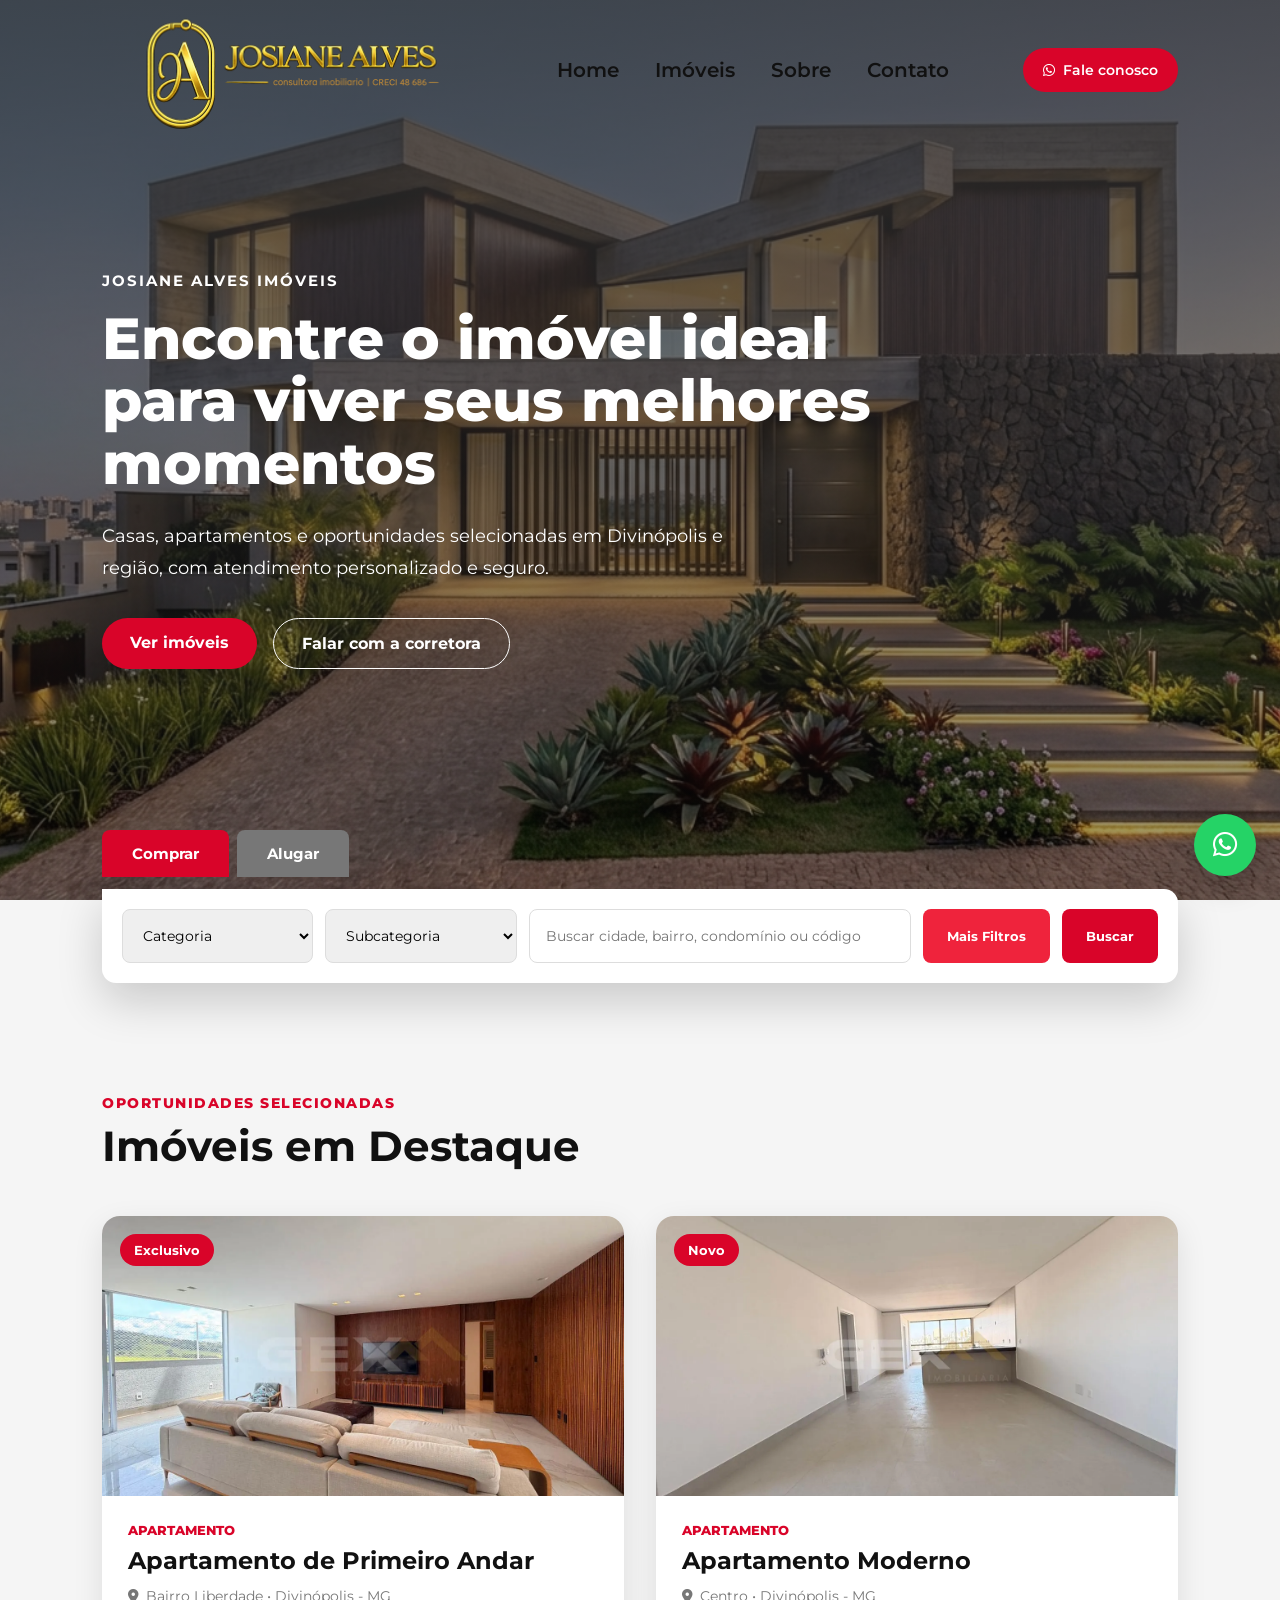
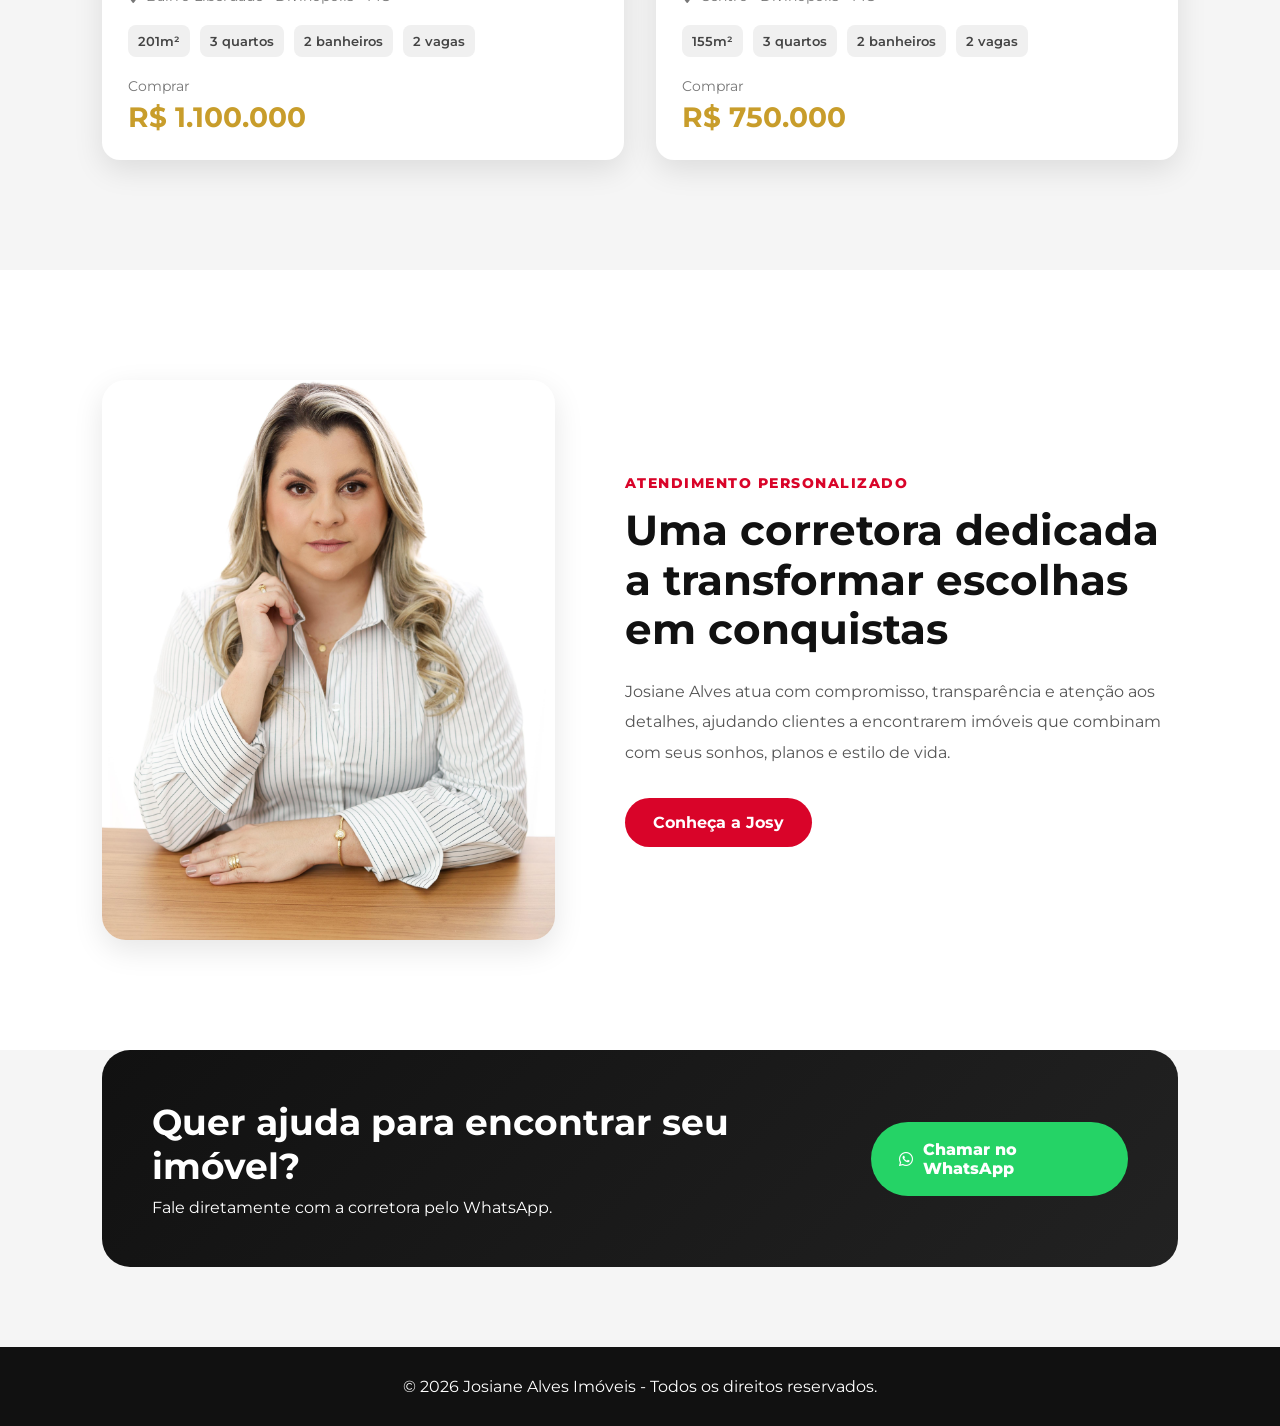
<file: index.html>
<!DOCTYPE html>
<html lang="pt-br">
<head>
    <meta charset="UTF-8">
    <meta name="viewport" content="width=device-width, initial-scale=1.0">
    <title>Josiane Alves Imóveis</title>

    <link rel="stylesheet" href="css/style.css">

    <link rel="stylesheet"
    href="https://cdnjs.cloudflare.com/ajax/libs/font-awesome/6.5.1/css/all.min.css">

    <link href="https://fonts.googleapis.com/css2?family=Montserrat:wght@300;400;500;600;700;800&display=swap"
    rel="stylesheet">
</head>

<body>

<header class="header">
    <a href="index.html" class="logo">
    <img src="img/logo.png" alt="Josiane Alves Imóveis">
</a>

    <nav class="navbar">
        <a href="index.html">Home</a>
        <a href="imoveis.html">Imóveis</a>
        <a href="sobre.html">Sobre</a>
        <a href="contato.html">Contato</a>
    </nav>

    <a href="https://wa.me/5537991196294?text=Olá,%20gostaria%20de%20mais%20informações%20sobre%20os%20imóveis."
       target="_blank"
       class="btn-header">
        <i class="fa-brands fa-whatsapp"></i>
        Fale conosco
    </a>
</header>

<section class="hero-home">

    <div class="hero-overlay"></div>

    <div class="hero-content">
        <span class="subtitulo-hero">Josiane Alves Imóveis</span>

        <h1>Encontre o imóvel ideal para viver seus melhores momentos</h1>

        <p>
            Casas, apartamentos e oportunidades selecionadas em Divinópolis e região,
            com atendimento personalizado e seguro.
        </p>

        <div class="hero-actions">
            <a href="imoveis.html" class="btn-principal">
                Ver imóveis
            </a>

            <a href="contato.html" class="btn-secundario">
                Falar com a corretora
            </a>
        </div>
    </div>

</section>

<section class="busca-home">

    <div class="tipo-imovel">
        <button class="ativo">Comprar</button>
        <button>Alugar</button>
    </div>

    <div class="busca-box">
        <select>
            <option>Categoria</option>
            <option>Apartamento</option>
            <option>Casa</option>
            <option>Terreno</option>
        </select>

        <select>
            <option>Subcategoria</option>
            <option>Alto padrão</option>
            <option>Condomínio</option>
            <option>Centro</option>
        </select>

        <input type="text" placeholder="Buscar cidade, bairro, condomínio ou código">

        <button class="filtro">Mais Filtros</button>
        <button class="buscar">Buscar</button>
    </div>

</section>

<section class="section imoveis-destaque">

    <div class="section-title">
        <span>Oportunidades selecionadas</span>
        <h2>Imóveis em Destaque</h2>
    </div>

    <div class="cards-imoveis">

        <a href="imovel1.html" class="card-imovel">
            <div class="card-img">
                <img src="img/ap1-1.webp" alt="Apartamento de Primeiro Andar">
                <span class="tag">Exclusivo</span>
            </div>

            <div class="card-body">
                <p class="tipo">Apartamento</p>
                <h3>Apartamento de Primeiro Andar</h3>
                <p class="local">
                    <i class="fa-solid fa-location-dot"></i>
                    Bairro Liberdade • Divinópolis - MG
                </p>

                <div class="info-imovel">
                    <span>201m²</span>
                    <span>3 quartos</span>
                    <span>2 banheiros</span>
                    <span>2 vagas</span>
                </div>

                <p class="finalidade">Comprar</p>
                <h4>R$ 1.100.000</h4>
            </div>
        </a>

        <a href="imovel2.html" class="card-imovel">
            <div class="card-img">
                <img src="img/ap2-1.webp" alt="Apartamento Moderno">
                <span class="tag">Novo</span>
            </div>

            <div class="card-body">
                <p class="tipo">Apartamento</p>
                <h3>Apartamento Moderno</h3>
                <p class="local">
                    <i class="fa-solid fa-location-dot"></i>
                    Centro • Divinópolis - MG
                </p>

                <div class="info-imovel">
                    <span>155m²</span>
                    <span>3 quartos</span>
                    <span>2 banheiros</span>
                    <span>2 vagas</span>
                </div>

                <p class="finalidade">Comprar</p>
                <h4>R$ 750.000</h4>
            </div>
        </a>

    </div>

</section>

<section class="sobre-resumo">

    <div class="sobre-resumo-img">
        <img src="img/josy1.jpg" alt="Corretora Josy">
    </div>

    <div class="sobre-resumo-texto">
        <span>Atendimento personalizado</span>
        <h2>Uma corretora dedicada a transformar escolhas em conquistas</h2>

        <p>
            Josiane Alves atua com compromisso, transparência e atenção aos detalhes,
            ajudando clientes a encontrarem imóveis que combinam com seus sonhos,
            planos e estilo de vida.
        </p>

        <a href="sobre.html" class="btn-principal">
            Conheça a Josy
        </a>
    </div>

</section>

<section class="cta-whatsapp">

    <div>
        <h2>Quer ajuda para encontrar seu imóvel?</h2>
        <p>Fale diretamente com a corretora pelo WhatsApp.</p>
    </div>

    <a href="https://wa.me/5537991196294?text=Olá,%20Josy!%20Gostaria%20de%20ajuda%20para%20encontrar%20um%20imóvel."
       target="_blank"
       class="btn-whatsapp">
        <i class="fa-brands fa-whatsapp"></i>
        Chamar no WhatsApp
    </a>

</section>

<footer class="footer">
    <p>© 2026 Josiane Alves Imóveis - Todos os direitos reservados.</p>
</footer>

<a href="https://wa.me/5537991196294?text=Olá,%20gostaria%20de%20mais%20informações%20sobre%20os%20imóveis."
   target="_blank"
   class="whatsapp-fixo">
    <i class="fa-brands fa-whatsapp"></i>
</a>

<script src="js/script.js"></script>

</body>
</html>
</file>
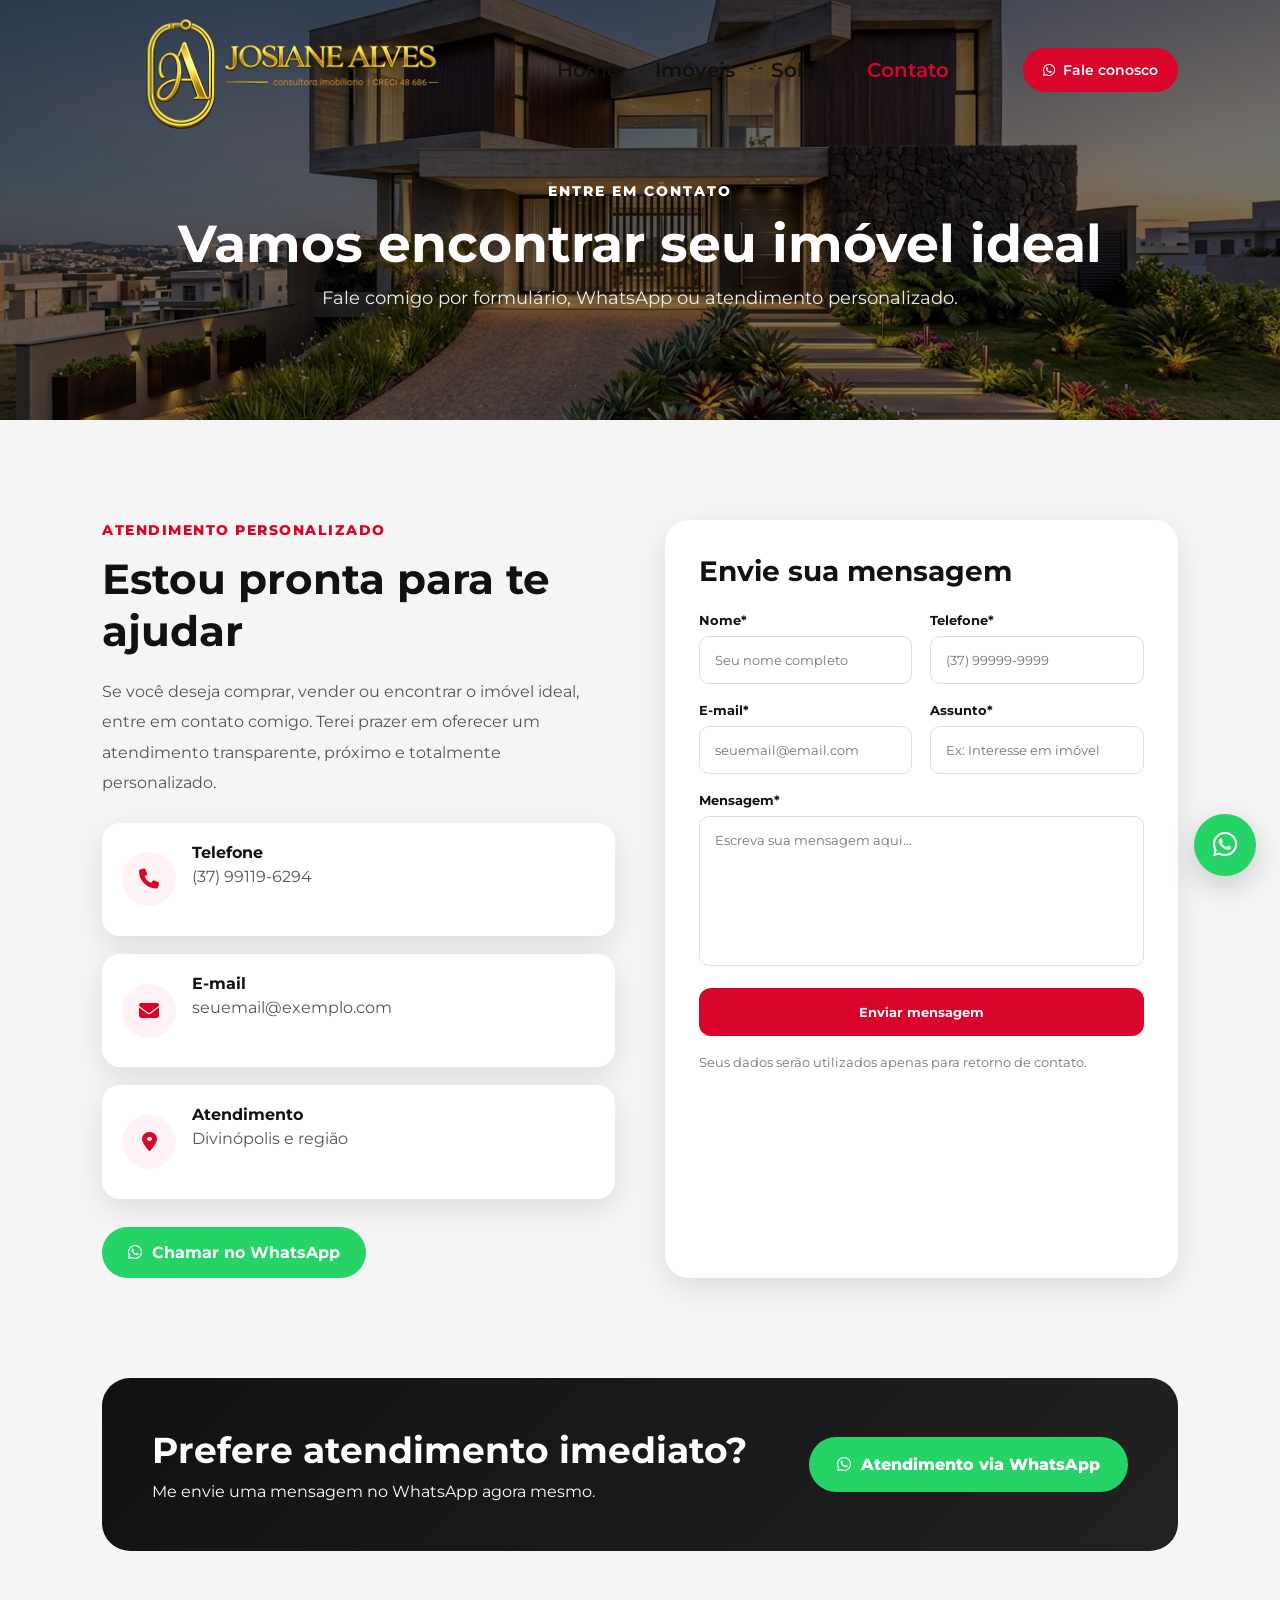
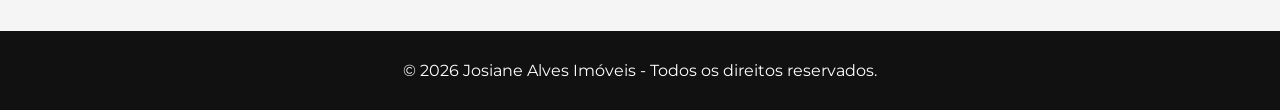
<file: contato.html>
<!DOCTYPE html>
<html lang="pt-br">
<head>
    <meta charset="UTF-8">
    <meta name="viewport" content="width=device-width, initial-scale=1.0">
    <title>Contato | Josiane Alves Imóveis</title>

    <link rel="stylesheet" href="css/style.css">

    <link rel="stylesheet"
    href="https://cdnjs.cloudflare.com/ajax/libs/font-awesome/6.5.1/css/all.min.css">

    <link href="https://fonts.googleapis.com/css2?family=Montserrat:wght@300;400;500;600;700;800&display=swap"
    rel="stylesheet">
</head>

<body>

<header class="header">
  <a href="index.html" class="logo">
    <img src="img/logo.png" alt="Josiane Alves Imóveis">
</a>

    <nav class="navbar">
        <a href="index.html">Home</a>
        <a href="imoveis.html">Imóveis</a>
        <a href="sobre.html">Sobre</a>
        <a href="contato.html" class="ativo-link">Contato</a>
    </nav>

    <a href="https://wa.me/5537991196294?text=Olá,%20Josy!%20Gostaria%20de%20falar%20com%20você."
       target="_blank"
       class="btn-header">
        <i class="fa-brands fa-whatsapp"></i>
        Fale conosco
    </a>
</header>

<section class="hero-interno">
    <div class="hero-overlay"></div>

    <div class="hero-interno-content">
        <span>Entre em contato</span>
        <h1>Vamos encontrar seu imóvel ideal</h1>
        <p>Fale comigo por formulário, WhatsApp ou atendimento personalizado.</p>
    </div>
</section>

<section class="pagina-contato">

    <div class="contato-info">

        <span class="subtitulo-sobre">Atendimento personalizado</span>

        <h2>Estou pronta para te ajudar</h2>

        <p>
            Se você deseja comprar, vender ou encontrar o imóvel ideal,
            entre em contato comigo. Terei prazer em oferecer um atendimento
            transparente, próximo e totalmente personalizado.
        </p>

        <div class="info-cards">

            <div class="info-card">
                <i class="fa-solid fa-phone"></i>

                <div>
                    <h4>Telefone</h4>
                    <p>(37) 99119-6294</p>
                </div>
            </div>

            <div class="info-card">
                <i class="fa-solid fa-envelope"></i>

                <div>
                    <h4>E-mail</h4>
                    <p>seuemail@exemplo.com</p>
                </div>
            </div>

            <div class="info-card">
                <i class="fa-solid fa-location-dot"></i>

                <div>
                    <h4>Atendimento</h4>
                    <p>Divinópolis e região</p>
                </div>
            </div>

        </div>

        <a href="https://wa.me/5537991196294?text=Olá,%20Josy!%20Gostaria%20de%20mais%20informações%20sobre%20um%20imóvel."
           target="_blank"
           class="btn-whatsapp-contato">
            <i class="fa-brands fa-whatsapp"></i>
            Chamar no WhatsApp
        </a>

    </div>

    <div class="formulario-contato-box">

        <h3>Envie sua mensagem</h3>

        <form
            action="https://formsubmit.co/seuemail@exemplo.com"
            method="POST"
            class="formulario-contato">

            <input type="hidden" name="_captcha" value="false">
            <input type="hidden" name="_subject" value="Novo contato pelo site Josiane Alves Imóveis">
            <input type="hidden" name="_template" value="table">

            <div class="campo-duplo">
                <div>
                    <label>Nome*</label>
                    <input type="text" name="nome" required placeholder="Seu nome completo">
                </div>

                <div>
                    <label>Telefone*</label>
                    <input type="tel" name="telefone" required placeholder="(37) 99999-9999">
                </div>
            </div>

            <div class="campo-duplo">
                <div>
                    <label>E-mail*</label>
                    <input type="email" name="email" required placeholder="seuemail@email.com">
                </div>

                <div>
                    <label>Assunto*</label>
                    <input type="text" name="assunto" required placeholder="Ex: Interesse em imóvel">
                </div>
            </div>

            <div>
                <label>Mensagem*</label>
                <textarea
                    name="mensagem"
                    required
                    placeholder="Escreva sua mensagem aqui..."></textarea>
            </div>

            <button type="submit">
                Enviar mensagem
            </button>

        </form>

        <p class="texto-form">
            Seus dados serão utilizados apenas para retorno de contato.
        </p>

    </div>

</section>

<section class="cta-whatsapp">

    <div>
        <h2>Prefere atendimento imediato?</h2>
        <p>Me envie uma mensagem no WhatsApp agora mesmo.</p>
    </div>

    <a href="https://wa.me/5537991196294?text=Olá,%20Josy!%20Gostaria%20de%20atendimento."
       target="_blank"
       class="btn-whatsapp">
        <i class="fa-brands fa-whatsapp"></i>
        Atendimento via WhatsApp
    </a>

</section>

<footer class="footer">
    <p>© 2026 Josiane Alves Imóveis - Todos os direitos reservados.</p>
</footer>

<a href="https://wa.me/5537991196294"
   target="_blank"
   class="whatsapp-fixo">
    <i class="fa-brands fa-whatsapp"></i>
</a>

<script src="js/script.js"></script>

</body>
</html>
</file>
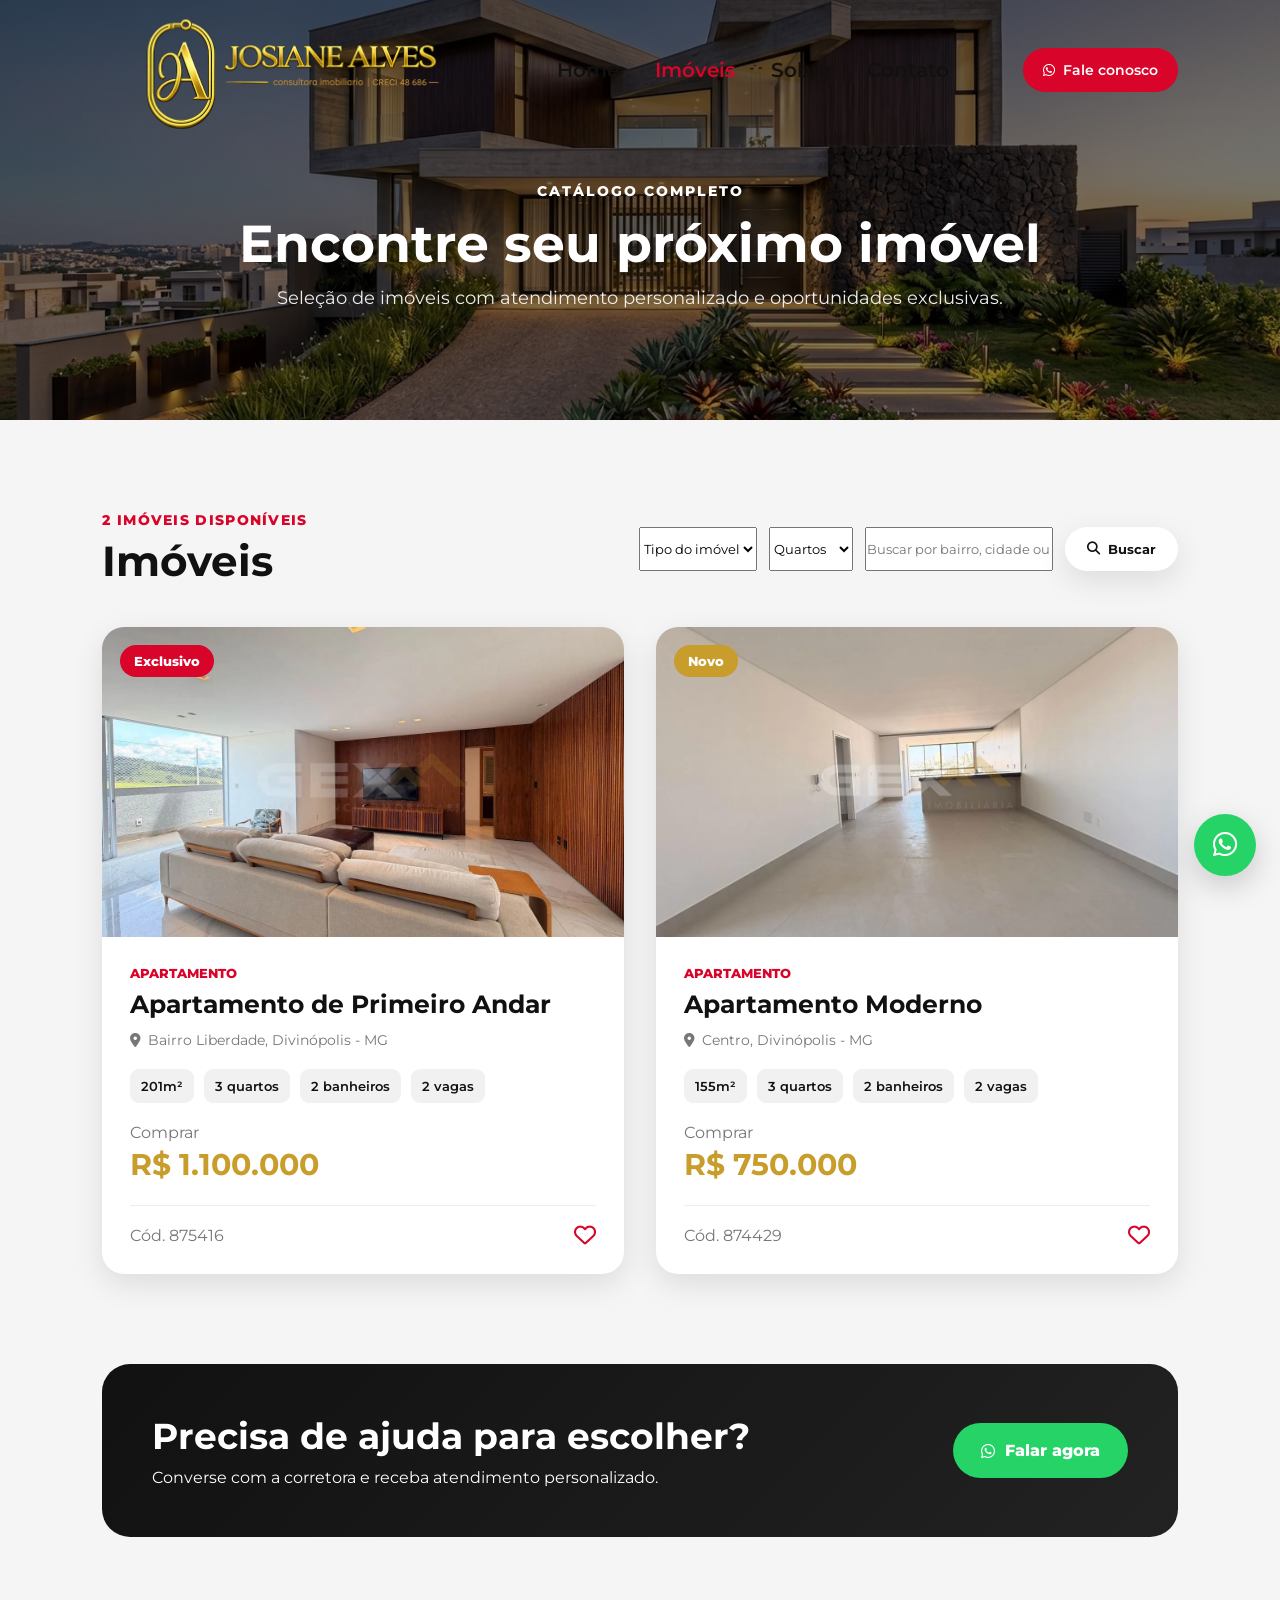
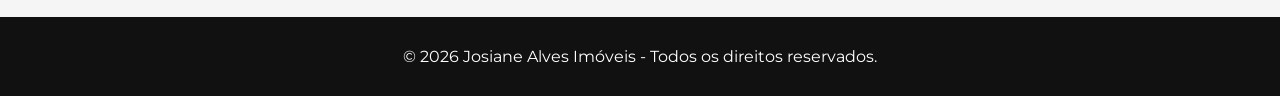
<file: imoveis.html>
<!DOCTYPE html>
<html lang="pt-br">
<head>
    <meta charset="UTF-8">
    <meta name="viewport" content="width=device-width, initial-scale=1.0">
    <title>Imóveis | Josiane Alves Imóveis</title>

    <link rel="stylesheet" href="css/style.css">

    <link rel="stylesheet"
    href="https://cdnjs.cloudflare.com/ajax/libs/font-awesome/6.5.1/css/all.min.css">

    <link href="https://fonts.googleapis.com/css2?family=Montserrat:wght@300;400;500;600;700;800&display=swap"
    rel="stylesheet">
</head>

<body>

<header class="header">
   <a href="index.html" class="logo">
    <img src="img/logo.png" alt="Josiane Alves Imóveis">
</a>

    <nav class="navbar">
        <a href="index.html">Home</a>
        <a href="imoveis.html" class="ativo-link">Imóveis</a>
        <a href="sobre.html">Sobre</a>
        <a href="contato.html">Contato</a>
    </nav>

    <a href="https://wa.me/5537991196294?text=Olá,%20gostaria%20de%20mais%20informações."
       target="_blank"
       class="btn-header">
        <i class="fa-brands fa-whatsapp"></i>
        Fale conosco
    </a>
</header>

<section class="hero-interno">
    <div class="hero-overlay"></div>

    <div class="hero-interno-content">
        <span>Catálogo completo</span>
        <h1>Encontre seu próximo imóvel</h1>
        <p>Seleção de imóveis com atendimento personalizado e oportunidades exclusivas.</p>
    </div>
</section>

<section class="catalogo-imoveis">

    <div class="catalogo-topo">

        <div>
            <span class="resultado">2 imóveis disponíveis</span>
            <h2>Imóveis</h2>
        </div>

        <div class="catalogo-acoes">

    <select id="filtroTipo" class="filtro-select">
        <option value="">Tipo do imóvel</option>
        <option value="apartamento">Apartamento</option>
        <option value="casa">Casa</option>
    </select>

    <select id="filtroQuartos" class="filtro-select">
        <option value="">Quartos</option>
        <option value="1">1 quarto</option>
        <option value="2">2 quartos</option>
        <option value="3">3 quartos</option>
        <option value="4">4 quartos</option>
    </select>

    <input
        type="text"
        id="buscaImovel"
        class="filtro-input"
        placeholder="Buscar por bairro, cidade ou nome">

    <button onclick="filtrarImoveis()" class="btn-filtro">
        <i class="fa-solid fa-magnifying-glass"></i>
        Buscar
    </button>

</div>

    </div>

    <div class="grid-catalogo">

        <!-- IMÓVEL 1 -->

        <a href="imovel1.html" class="card-catalogo">

            <div class="catalogo-img">
                <img src="img/ap1-1.webp" alt="Apartamento">

                <div class="catalogo-badge">
                    Exclusivo
                </div>
            </div>

            <div class="catalogo-body">

                <p class="catalogo-tipo">
                    Apartamento
                </p>

                <h3>
                    Apartamento de Primeiro Andar
                </h3>

                <p class="catalogo-local">
                    <i class="fa-solid fa-location-dot"></i>
                    Bairro Liberdade, Divinópolis - MG
                </p>

                <div class="catalogo-info">
                    <span>201m²</span>
                    <span>3 quartos</span>
                    <span>2 banheiros</span>
                    <span>2 vagas</span>
                </div>

                <p class="catalogo-finalidade">
                    Comprar
                </p>

                <h4>
                    R$ 1.100.000
                </h4>

                <div class="catalogo-footer">
                    <span>Cód. 875416</span>

                    <i class="fa-regular fa-heart"></i>
                </div>

            </div>

        </a>

        <!-- IMÓVEL 2 -->

        <a href="imovel2.html" class="card-catalogo">

            <div class="catalogo-img">
                <img src="img/ap2-1.webp" alt="Apartamento">

                <div class="catalogo-badge novo">
                    Novo
                </div>
            </div>

            <div class="catalogo-body">

                <p class="catalogo-tipo">
                    Apartamento
                </p>

                <h3>
                    Apartamento Moderno
                </h3>

                <p class="catalogo-local">
                    <i class="fa-solid fa-location-dot"></i>
                    Centro, Divinópolis - MG
                </p>

                <div class="catalogo-info">
                    <span>155m²</span>
                    <span>3 quartos</span>
                    <span>2 banheiros</span>
                    <span>2 vagas</span>
                </div>

                <p class="catalogo-finalidade">
                    Comprar
                </p>

                <h4>
                    R$ 750.000
                </h4>

                <div class="catalogo-footer">
                    <span>Cód. 874429</span>

                    <i class="fa-regular fa-heart"></i>
                </div>

            </div>

        </a>

    </div>

</section>

<section class="cta-whatsapp">

    <div>
        <h2>Precisa de ajuda para escolher?</h2>
        <p>Converse com a corretora e receba atendimento personalizado.</p>
    </div>

    <a href="https://wa.me/5537991196294?text=Olá,%20quero%20ajuda%20para%20escolher%20um%20imóvel."
       target="_blank"
       class="btn-whatsapp">
        <i class="fa-brands fa-whatsapp"></i>
        Falar agora
    </a>

</section>

<footer class="footer">
    <p>© 2026 Josiane Alves Imóveis - Todos os direitos reservados.</p>
</footer>

<a href="https://wa.me/5537991196294"
   target="_blank"
   class="whatsapp-fixo">
    <i class="fa-brands fa-whatsapp"></i>
</a>

<script src="js/script.js"></script>

</body>
</html>
</file>
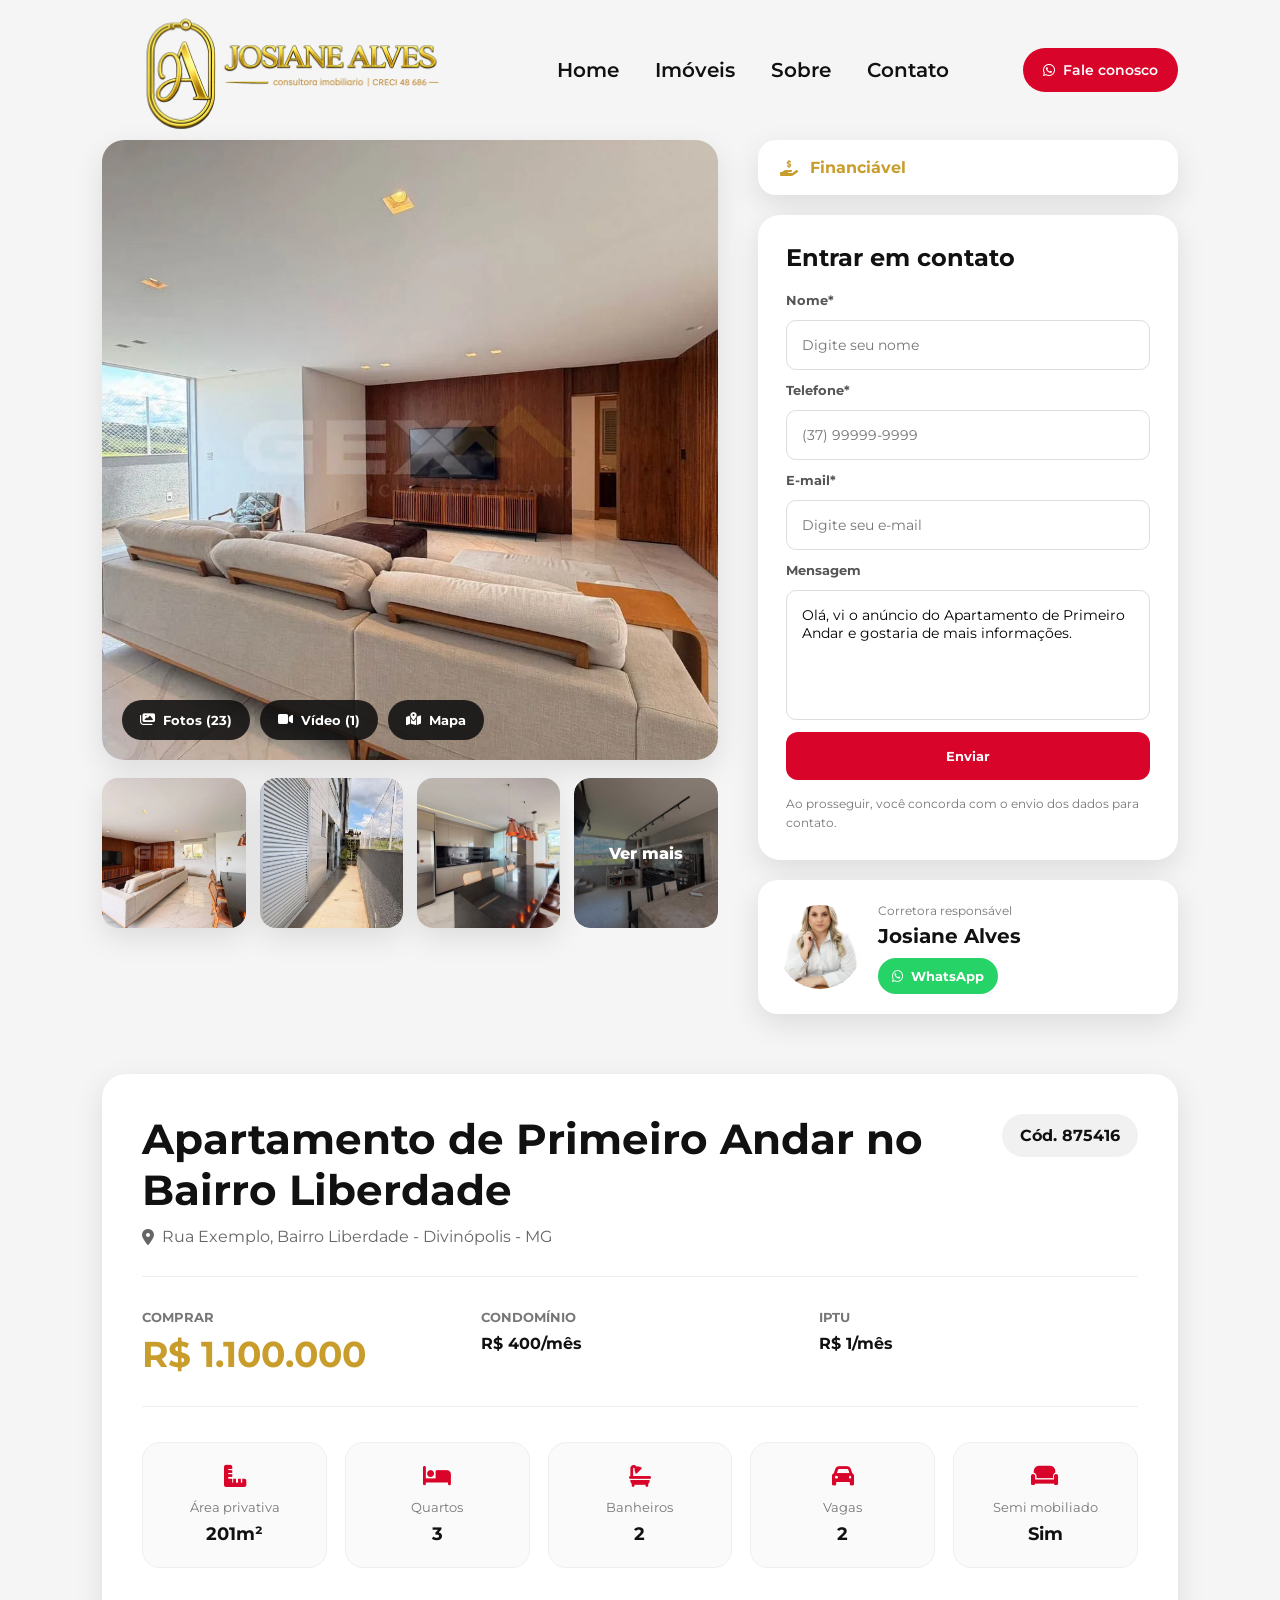
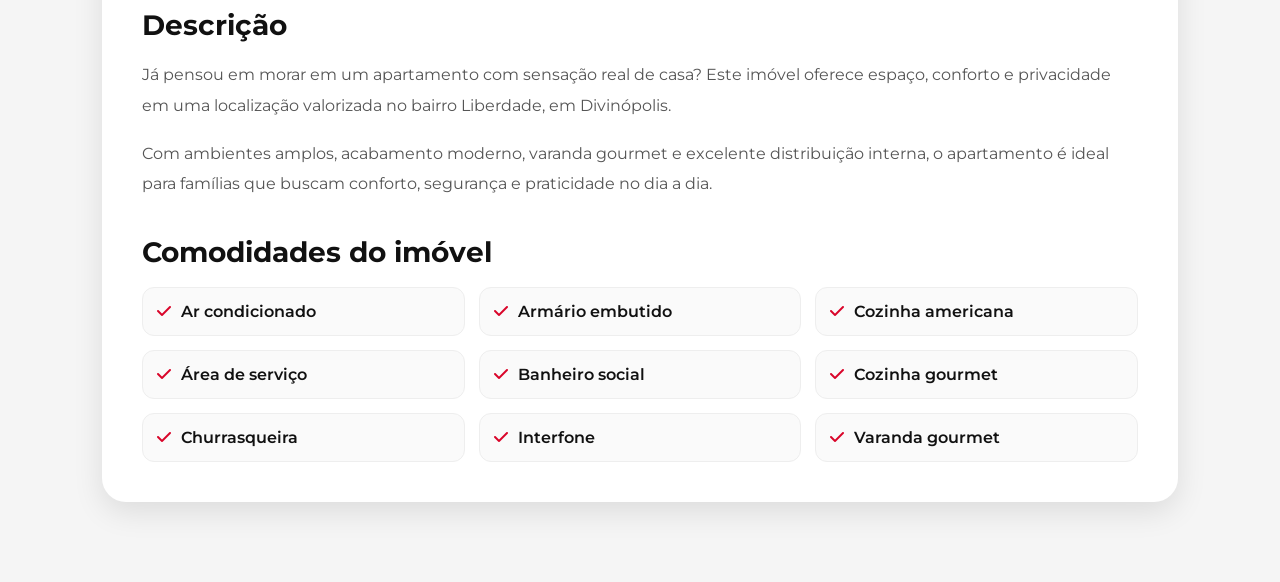
<file: imovel1.html>
<!DOCTYPE html>
<html lang="pt-br">
<head>
    <meta charset="UTF-8">
    <meta name="viewport" content="width=device-width, initial-scale=1.0">
    <title>Apartamento de Primeiro Andar | Josiane Alves Imóveis</title>

    <link rel="stylesheet" href="css/style.css">

    <link rel="stylesheet"
    href="https://cdnjs.cloudflare.com/ajax/libs/font-awesome/6.5.1/css/all.min.css">

    <link href="https://fonts.googleapis.com/css2?family=Montserrat:wght@300;400;500;600;700;800&display=swap"
    rel="stylesheet">
</head>

<body>

<header class="header">
   <a href="index.html" class="logo">
    <img src="img/logo.png" alt="Josiane Alves Imóveis">
</a>

    <nav class="navbar">
        <a href="index.html">Home</a>
        <a href="imoveis.html">Imóveis</a>
        <a href="sobre.html">Sobre</a>
        <a href="contato.html">Contato</a>
    </nav>

    <a href="https://wa.me/5537991196294?text=Olá,%20tenho%20interesse%20no%20Apartamento%20de%20Primeiro%20Andar."
       target="_blank"
       class="btn-header">
        <i class="fa-brands fa-whatsapp"></i>
        Fale conosco
    </a>
</header>

<main class="pagina-detalhe">

    <section class="detalhe-grid">

        <div class="galeria-imovel">

            <div class="foto-principal">
                <img id="imagemPrincipal" src="img/ap1-1.webp" alt="Apartamento de Primeiro Andar">

                <div class="botoes-midia">
                    <button onclick="abrirViewer('fotos')">
                        <i class="fa-solid fa-images"></i>
                        Fotos (23)
                    </button>

                    <button onclick="abrirViewer('video')">
                        <i class="fa-solid fa-video"></i>
                        Vídeo (1)
                    </button>

                    <button onclick="abrirViewer('mapa')">
                        <i class="fa-solid fa-map-location-dot"></i>
                        Mapa
                    </button>
                </div>
            </div>

            <div class="miniaturas-detalhe">
                <img src="img/ap1-2.webp" onclick="trocarImagem(this)" alt="Foto do imóvel">
                <img src="img/ap1-3.webp" onclick="trocarImagem(this)" alt="Foto do imóvel">
                <img src="img/ap1-4.webp" onclick="trocarImagem(this)" alt="Foto do imóvel">
                <div class="miniatura-ver-mais" onclick="abrirViewer('fotos')">
                    <img src="img/ap1-5.webp" alt="Mais fotos">
                    <span>Ver mais</span>
                </div>
            </div>

        </div>

        <aside class="sidebar-contato">

            <div class="box-financiavel">
                <i class="fa-solid fa-hand-holding-dollar"></i>
                <span>Financiável</span>
            </div>

            <div class="form-imovel">
                <h3>Entrar em contato</h3>

                <form action="https://formsubmit.co/seuemail@exemplo.com" method="POST">
                    <input type="hidden" name="_subject" value="Interesse no Apartamento de Primeiro Andar">
                    <input type="hidden" name="_captcha" value="false">

                    <label>Nome*</label>
                    <input type="text" name="nome" placeholder="Digite seu nome" required>

                    <label>Telefone*</label>
                    <input type="tel" name="telefone" placeholder="(37) 99999-9999" required>

                    <label>E-mail*</label>
                    <input type="email" name="email" placeholder="Digite seu e-mail" required>

                    <label>Mensagem</label>
                    <textarea name="mensagem">Olá, vi o anúncio do Apartamento de Primeiro Andar e gostaria de mais informações.</textarea>

                    <button type="submit">Enviar</button>
                </form>

                <p class="aviso-form">
                    Ao prosseguir, você concorda com o envio dos dados para contato.
                </p>
            </div>

            <div class="corretora-card">
                <img src="img/josy1.jpg" alt="Corretora Josy">

                <div>
                    <span>Corretora responsável</span>
                    <h4>Josiane Alves</h4>
                    <a href="https://wa.me/5537991196294?text=Olá,%20Josy!%20Tenho%20interesse%20no%20Apartamento%20de%20Primeiro%20Andar."
                       target="_blank">
                        <i class="fa-brands fa-whatsapp"></i>
                        WhatsApp
                    </a>
                </div>
            </div>

        </aside>

    </section>

    <section class="conteudo-imovel">

        <div class="titulo-imovel">
            <div>
                <h1>Apartamento de Primeiro Andar no Bairro Liberdade</h1>

                <p>
                    <i class="fa-solid fa-location-dot"></i>
                    Rua Exemplo, Bairro Liberdade - Divinópolis - MG
                </p>
            </div>

            <div class="codigo-imovel">
                Cód. 875416
            </div>
        </div>

        <div class="precos-imovel">
            <div>
                <span>Comprar</span>
                <h2>R$ 1.100.000</h2>
            </div>

            <div>
                <span>Condomínio</span>
                <p>R$ 400/mês</p>
            </div>

            <div>
                <span>IPTU</span>
                <p>R$ 1/mês</p>
            </div>
        </div>

        <div class="resumo-imovel">
            <div>
                <i class="fa-solid fa-ruler-combined"></i>
                <span>Área privativa</span>
                <strong>201m²</strong>
            </div>

            <div>
                <i class="fa-solid fa-bed"></i>
                <span>Quartos</span>
                <strong>3</strong>
            </div>

            <div>
                <i class="fa-solid fa-bath"></i>
                <span>Banheiros</span>
                <strong>2</strong>
            </div>

            <div>
                <i class="fa-solid fa-car"></i>
                <span>Vagas</span>
                <strong>2</strong>
            </div>

            <div>
                <i class="fa-solid fa-couch"></i>
                <span>Semi mobiliado</span>
                <strong>Sim</strong>
            </div>
        </div>

        <div class="descricao-imovel">
            <h3>Descrição</h3>

            <p>
                Já pensou em morar em um apartamento com sensação real de casa?
                Este imóvel oferece espaço, conforto e privacidade em uma localização
                valorizada no bairro Liberdade, em Divinópolis.
            </p>

            <p>
                Com ambientes amplos, acabamento moderno, varanda gourmet e excelente
                distribuição interna, o apartamento é ideal para famílias que buscam
                conforto, segurança e praticidade no dia a dia.
            </p>
        </div>

        <div class="comodidades">
            <h3>Comodidades do imóvel</h3>

            <div class="lista-comodidades">
                <span><i class="fa-solid fa-check"></i> Ar condicionado</span>
                <span><i class="fa-solid fa-check"></i> Armário embutido</span>
                <span><i class="fa-solid fa-check"></i> Cozinha americana</span>
                <span><i class="fa-solid fa-check"></i> Área de serviço</span>
                <span><i class="fa-solid fa-check"></i> Banheiro social</span>
                <span><i class="fa-solid fa-check"></i> Cozinha gourmet</span>
                <span><i class="fa-solid fa-check"></i> Churrasqueira</span>
                <span><i class="fa-solid fa-check"></i> Interfone</span>
                <span><i class="fa-solid fa-check"></i> Varanda gourmet</span>
            </div>
        </div>

    </section>

</main>

<div class="viewer" id="viewer">

    <div class="viewer-content">

        <button class="fechar" onclick="fecharViewer()">
            <i class="fa-solid fa-xmark"></i>
        </button>

        <div class="tabs">
            <button class="tab ativo" onclick="mostrarAba(event, 'fotos')">
                Fotos
            </button>

            <button class="tab" onclick="mostrarAba(event, 'video')">
                Vídeo
            </button>

            <button class="tab" onclick="mostrarAba(event, 'mapa')">
                Mapa
            </button>
        </div>

        <div class="conteudo ativo" id="fotos">
            <div class="grid-fotos" id="gridFotosAp1"></div>
        </div>

        <div class="conteudo" id="video">
    <iframe
        width="100%"
        height="600"
        src="https://www.youtube.com/embed/TqmPXQ8NMzM"
        title="Vídeo do imóvel"
        frameborder="0"
        allow="accelerometer; autoplay; clipboard-write; encrypted-media; gyroscope; picture-in-picture; web-share"
        allowfullscreen>
    </iframe>
</div>

        <div class="conteudo" id="mapa">
    <iframe
        src="https://www.google.com/maps/embed?pb=!1m18!1m12!1m3!1d3746.2713882941302!2d-44.899248923880315!3d-20.12272244434062!2m3!1f0!2f0!3f0!3m2!1i1024!2i768!4f13.1!3m3!1m2!1s0xa0af70061db995%3A0xeaec7520d0f8db4b!2sRua%20Ex-Combatente%20Jos%C3%A9%20Teodoro%20-%20Divin%C3%B3polis%2C%20MG%2C%2035502-636!5e0!3m2!1spt-BR!2sbr!4v1779671776906!5m2!1spt-BR!2sbr"
        allowfullscreen
        loading="lazy"
        referrerpolicy="no-referrer-when-downgrade"
        class="mapa-viewer">
    </iframe>
</div>

<a href="https://wa.me/5537991196294?text=Olá,%20Josy!%20Tenho%20interesse%20no%20Apartamento%20de%20Primeiro%20Andar."
   target="_blank"
   class="whatsapp-fixo">
    <i class="fa-brands fa-whatsapp"></i>
</a>

<script src="js/script.js"></script>
<script>
    carregarGaleria("ap1", 23, "gridFotosAp1");
</script>

</body>
</html>
</file>
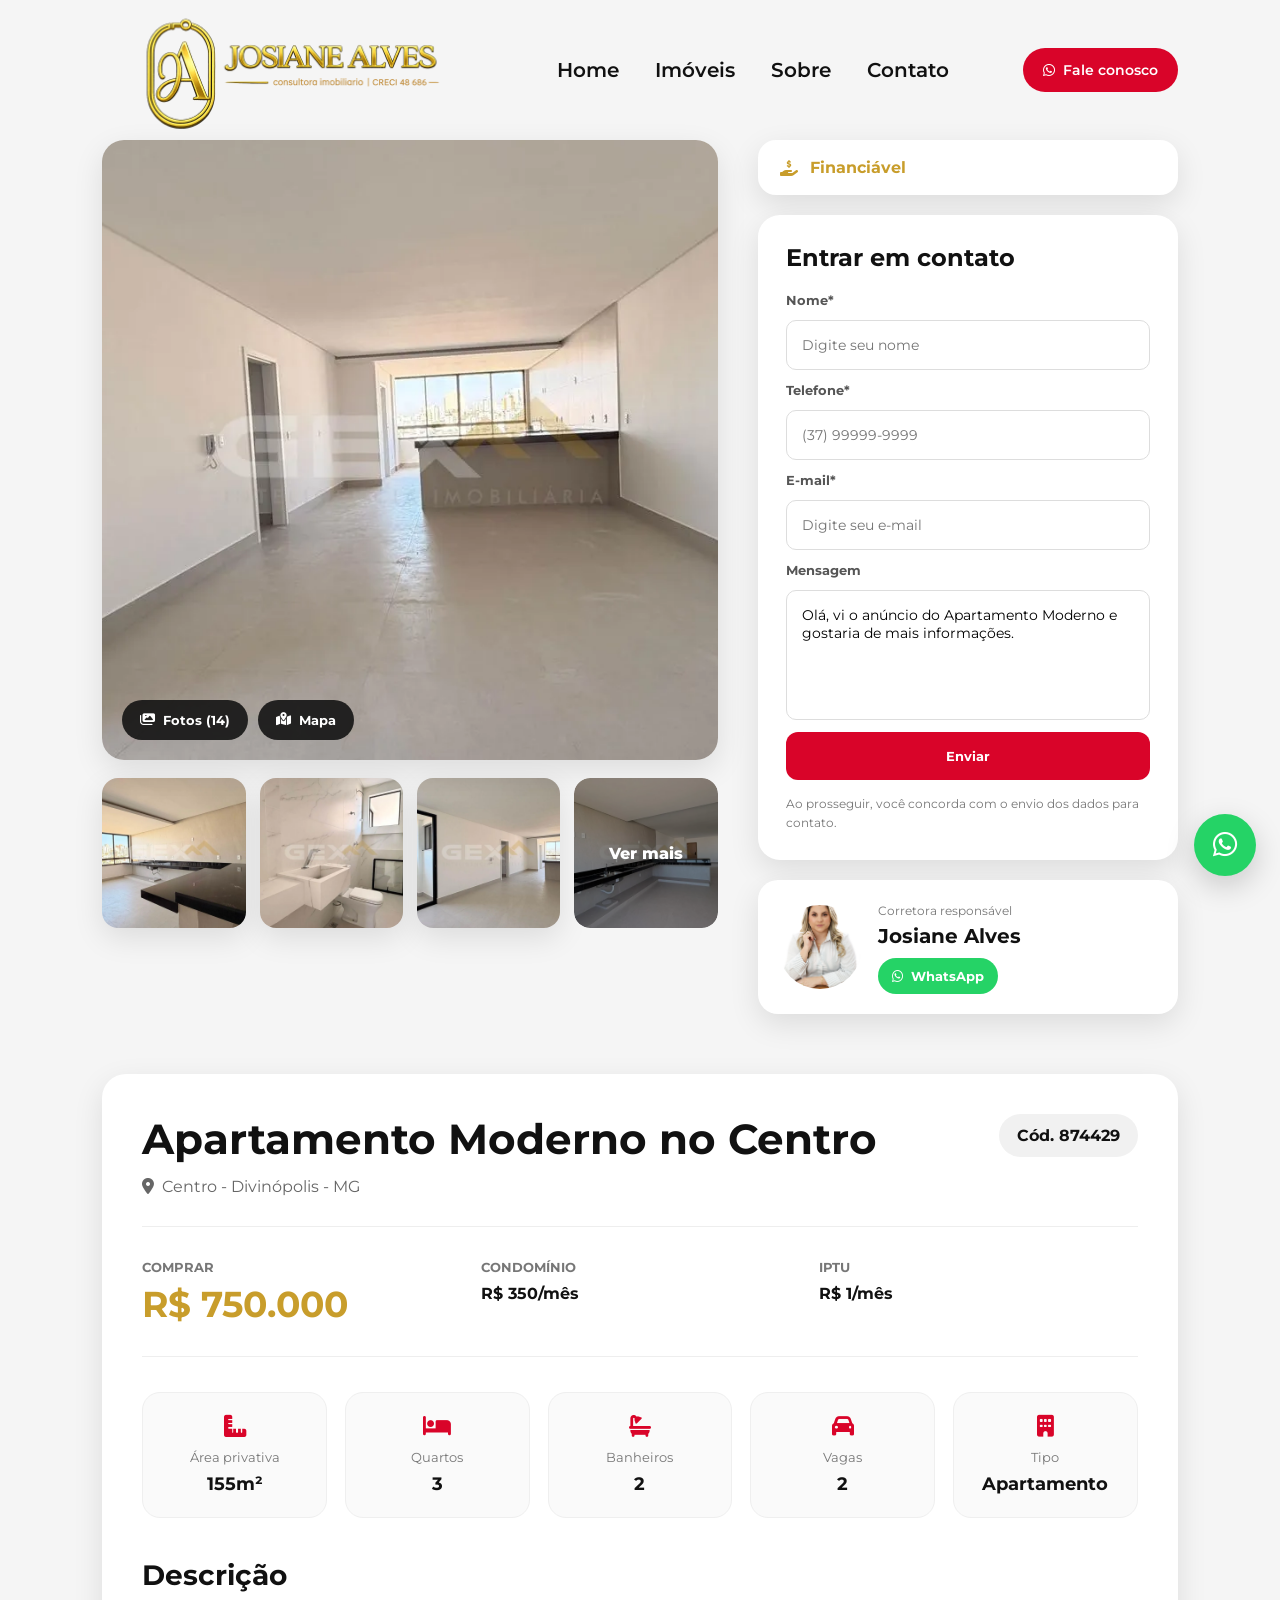
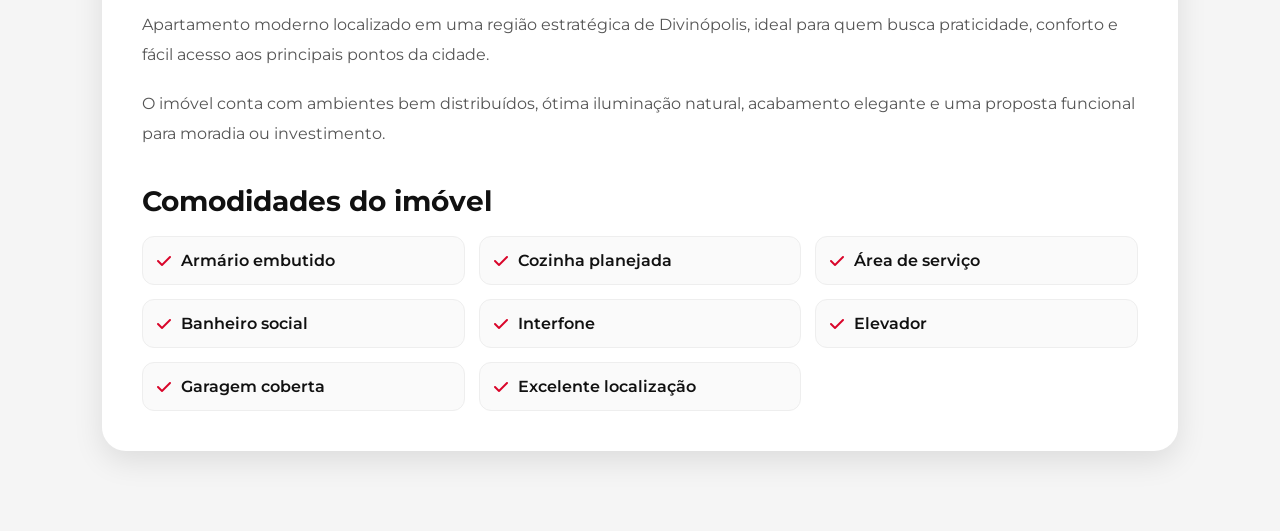
<file: imovel2.html>
<!DOCTYPE html>
<html lang="pt-br">
<head>
    <meta charset="UTF-8">
    <meta name="viewport" content="width=device-width, initial-scale=1.0">
    <title>Apartamento Moderno | Josiane Alves Imóveis</title>

    <link rel="stylesheet" href="css/style.css">

    <link rel="stylesheet"
    href="https://cdnjs.cloudflare.com/ajax/libs/font-awesome/6.5.1/css/all.min.css">

    <link href="https://fonts.googleapis.com/css2?family=Montserrat:wght@300;400;500;600;700;800&display=swap"
    rel="stylesheet">
</head>

<body>

<header class="header">
   <a href="index.html" class="logo">
    <img src="img/logo.png" alt="Josiane Alves Imóveis">
</a>

    <nav class="navbar">
        <a href="index.html">Home</a>
        <a href="imoveis.html">Imóveis</a>
        <a href="sobre.html">Sobre</a>
        <a href="contato.html">Contato</a>
    </nav>

    <a href="https://wa.me/5537991196294?text=Olá,%20tenho%20interesse%20no%20Apartamento%20Moderno."
       target="_blank"
       class="btn-header">
        <i class="fa-brands fa-whatsapp"></i>
        Fale conosco
    </a>
</header>

<main class="pagina-detalhe">

    <section class="detalhe-grid">

        <div class="galeria-imovel">

            <div class="foto-principal">
                <img id="imagemPrincipal" src="img/ap2-1.webp" alt="Apartamento Moderno">

                <div class="botoes-midia">
                    <button onclick="abrirViewer('fotos')">
                        <i class="fa-solid fa-images"></i>
                        Fotos (14)
                    </button>

                    <button onclick="abrirViewer('mapa')">
                        <i class="fa-solid fa-map-location-dot"></i>
                        Mapa
                    </button>
                </div>
            </div>

            <div class="miniaturas-detalhe">
                <img src="img/ap2-2.webp" onclick="trocarImagem(this)" alt="Foto do imóvel">
                <img src="img/ap2-3.webp" onclick="trocarImagem(this)" alt="Foto do imóvel">
                <img src="img/ap2-4.webp" onclick="trocarImagem(this)" alt="Foto do imóvel">

                <div class="miniatura-ver-mais" onclick="abrirViewer('fotos')">
                    <img src="img/ap2-5.webp" alt="Mais fotos">
                    <span>Ver mais</span>
                </div>
            </div>

        </div>

        <aside class="sidebar-contato">

            <div class="box-financiavel">
                <i class="fa-solid fa-hand-holding-dollar"></i>
                <span>Financiável</span>
            </div>

            <div class="form-imovel">
                <h3>Entrar em contato</h3>

                <form action="https://formsubmit.co/seuemail@exemplo.com" method="POST">
                    <input type="hidden" name="_subject" value="Interesse no Apartamento Moderno">
                    <input type="hidden" name="_captcha" value="false">

                    <label>Nome*</label>
                    <input type="text" name="nome" placeholder="Digite seu nome" required>

                    <label>Telefone*</label>
                    <input type="tel" name="telefone" placeholder="(37) 99999-9999" required>

                    <label>E-mail*</label>
                    <input type="email" name="email" placeholder="Digite seu e-mail" required>

                    <label>Mensagem</label>
                    <textarea name="mensagem">Olá, vi o anúncio do Apartamento Moderno e gostaria de mais informações.</textarea>

                    <button type="submit">Enviar</button>
                </form>

                <p class="aviso-form">
                    Ao prosseguir, você concorda com o envio dos dados para contato.
                </p>
            </div>

            <div class="corretora-card">
                <img src="img/josy1.jpg" alt="Corretora Josy">

                <div>
                    <span>Corretora responsável</span>
                    <h4>Josiane Alves</h4>

                    <a href="https://wa.me/5537991196294?text=Olá,%20Josy!%20Tenho%20interesse%20no%20Apartamento%20Moderno."
                       target="_blank">
                        <i class="fa-brands fa-whatsapp"></i>
                        WhatsApp
                    </a>
                </div>
            </div>

        </aside>

    </section>

    <section class="conteudo-imovel">

        <div class="titulo-imovel">
            <div>
                <h1>Apartamento Moderno no Centro</h1>

                <p>
                    <i class="fa-solid fa-location-dot"></i>
                    Centro - Divinópolis - MG
                </p>
            </div>

            <div class="codigo-imovel">
                Cód. 874429
            </div>
        </div>

        <div class="precos-imovel">
            <div>
                <span>Comprar</span>
                <h2>R$ 750.000</h2>
            </div>

            <div>
                <span>Condomínio</span>
                <p>R$ 350/mês</p>
            </div>

            <div>
                <span>IPTU</span>
                <p>R$ 1/mês</p>
            </div>
        </div>

        <div class="resumo-imovel">
            <div>
                <i class="fa-solid fa-ruler-combined"></i>
                <span>Área privativa</span>
                <strong>155m²</strong>
            </div>

            <div>
                <i class="fa-solid fa-bed"></i>
                <span>Quartos</span>
                <strong>3</strong>
            </div>

            <div>
                <i class="fa-solid fa-bath"></i>
                <span>Banheiros</span>
                <strong>2</strong>
            </div>

            <div>
                <i class="fa-solid fa-car"></i>
                <span>Vagas</span>
                <strong>2</strong>
            </div>

            <div>
                <i class="fa-solid fa-building"></i>
                <span>Tipo</span>
                <strong>Apartamento</strong>
            </div>
        </div>

        <div class="descricao-imovel">
            <h3>Descrição</h3>

            <p>
                Apartamento moderno localizado em uma região estratégica de Divinópolis,
                ideal para quem busca praticidade, conforto e fácil acesso aos principais
                pontos da cidade.
            </p>

            <p>
                O imóvel conta com ambientes bem distribuídos, ótima iluminação natural,
                acabamento elegante e uma proposta funcional para moradia ou investimento.
            </p>
        </div>

        <div class="comodidades">
            <h3>Comodidades do imóvel</h3>

            <div class="lista-comodidades">
                <span><i class="fa-solid fa-check"></i> Armário embutido</span>
                <span><i class="fa-solid fa-check"></i> Cozinha planejada</span>
                <span><i class="fa-solid fa-check"></i> Área de serviço</span>
                <span><i class="fa-solid fa-check"></i> Banheiro social</span>
                <span><i class="fa-solid fa-check"></i> Interfone</span>
                <span><i class="fa-solid fa-check"></i> Elevador</span>
                <span><i class="fa-solid fa-check"></i> Garagem coberta</span>
                <span><i class="fa-solid fa-check"></i> Excelente localização</span>
            </div>
        </div>

    </section>

</main>

<div class="viewer" id="viewer">

    <div class="viewer-content">

        <button class="fechar" onclick="fecharViewer()">
            <i class="fa-solid fa-xmark"></i>
        </button>

        <div class="tabs">
            <button class="tab ativo" onclick="mostrarAba(event, 'fotos')">
                Fotos
            </button>

            <button class="tab" onclick="mostrarAba(event, 'mapa')">
                Mapa
            </button>
        </div>

        <div class="conteudo ativo" id="fotos">
            <div class="grid-fotos" id="gridFotosAp2"></div>
        </div>

        <div class="conteudo" id="mapa">
            <iframe
                src="https://www.google.com/maps/embed?pb="
                width="100%"
                height="500"
                style="border:0;"
                allowfullscreen=""
                loading="lazy">
            </iframe>
        </div>

    </div>

</div>

<a href="https://wa.me/5537991196294?text=Olá,%20Josy!%20Tenho%20interesse%20no%20Apartamento%20Moderno."
   target="_blank"
   class="whatsapp-fixo">
    <i class="fa-brands fa-whatsapp"></i>
</a>

<script src="js/script.js"></script>
<script>
    carregarGaleria("ap2", 14, "gridFotosAp2");
</script>

</body>
</html>
</file>
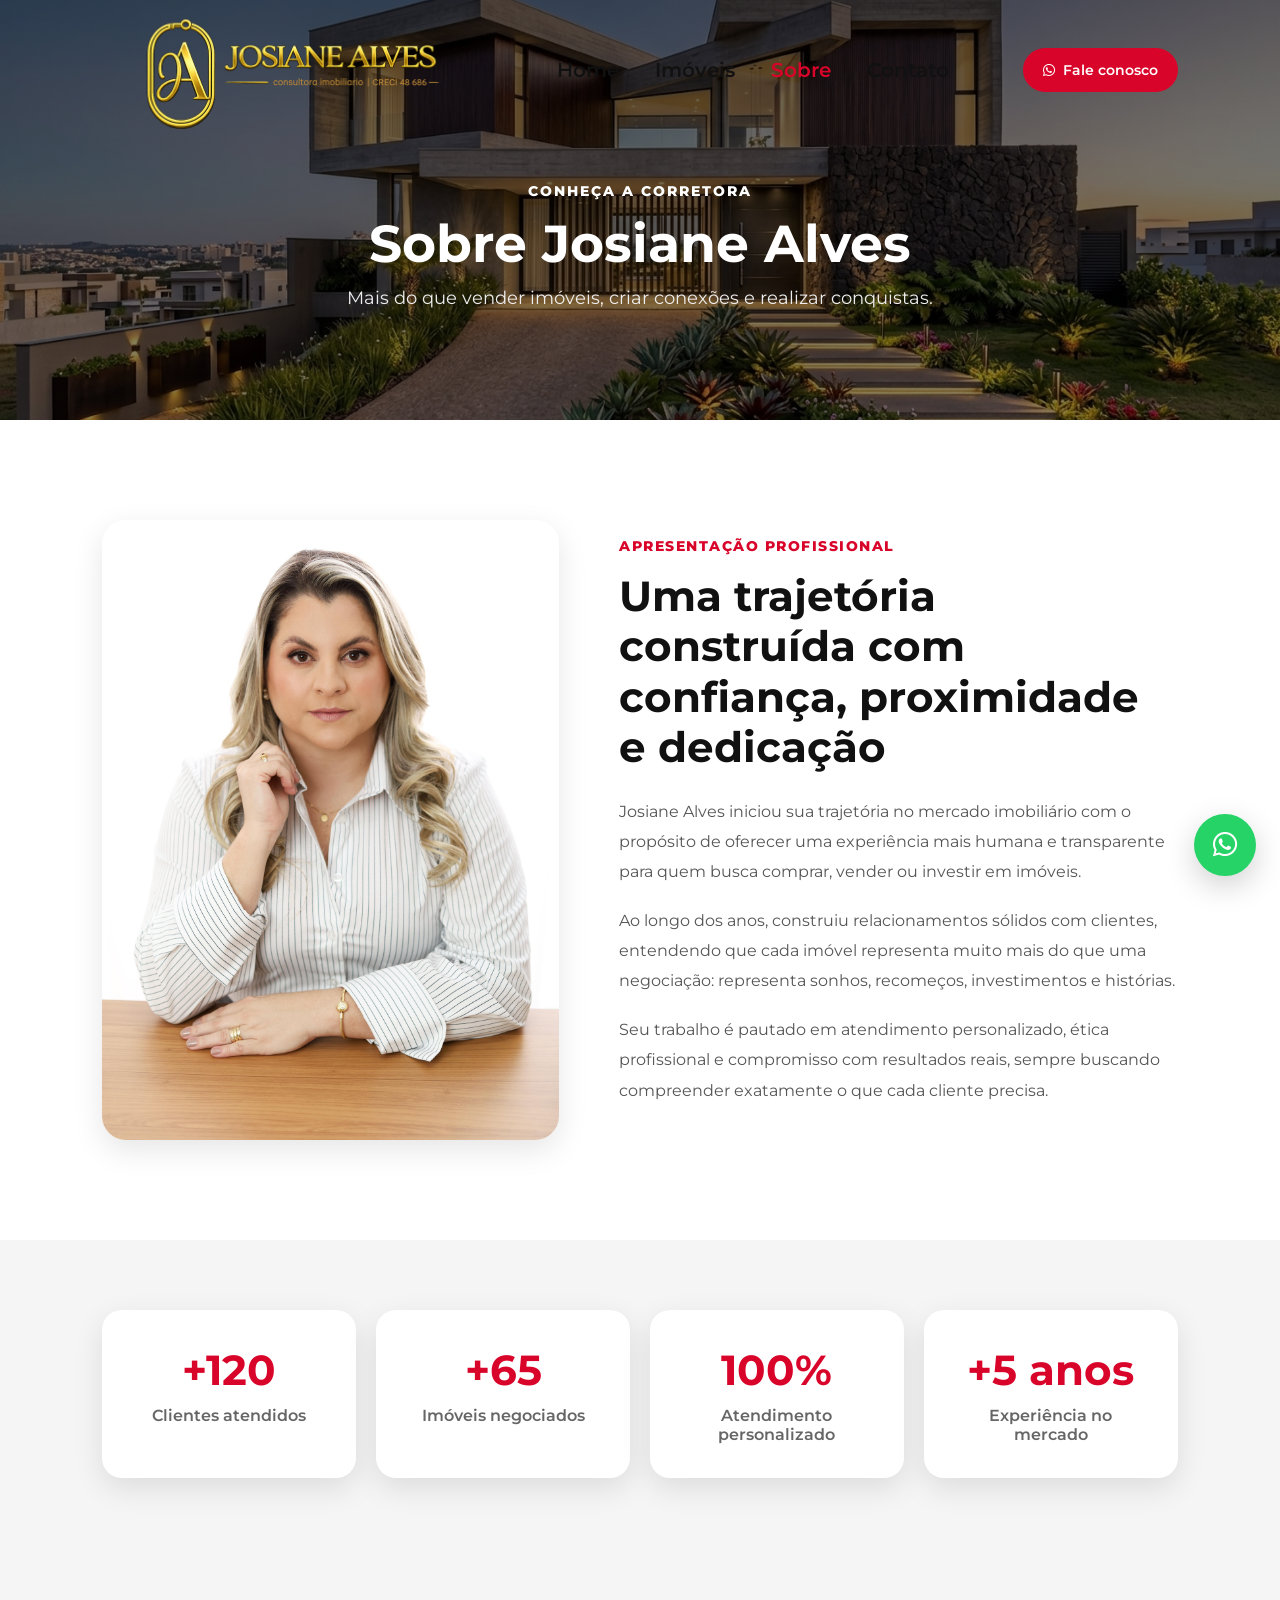
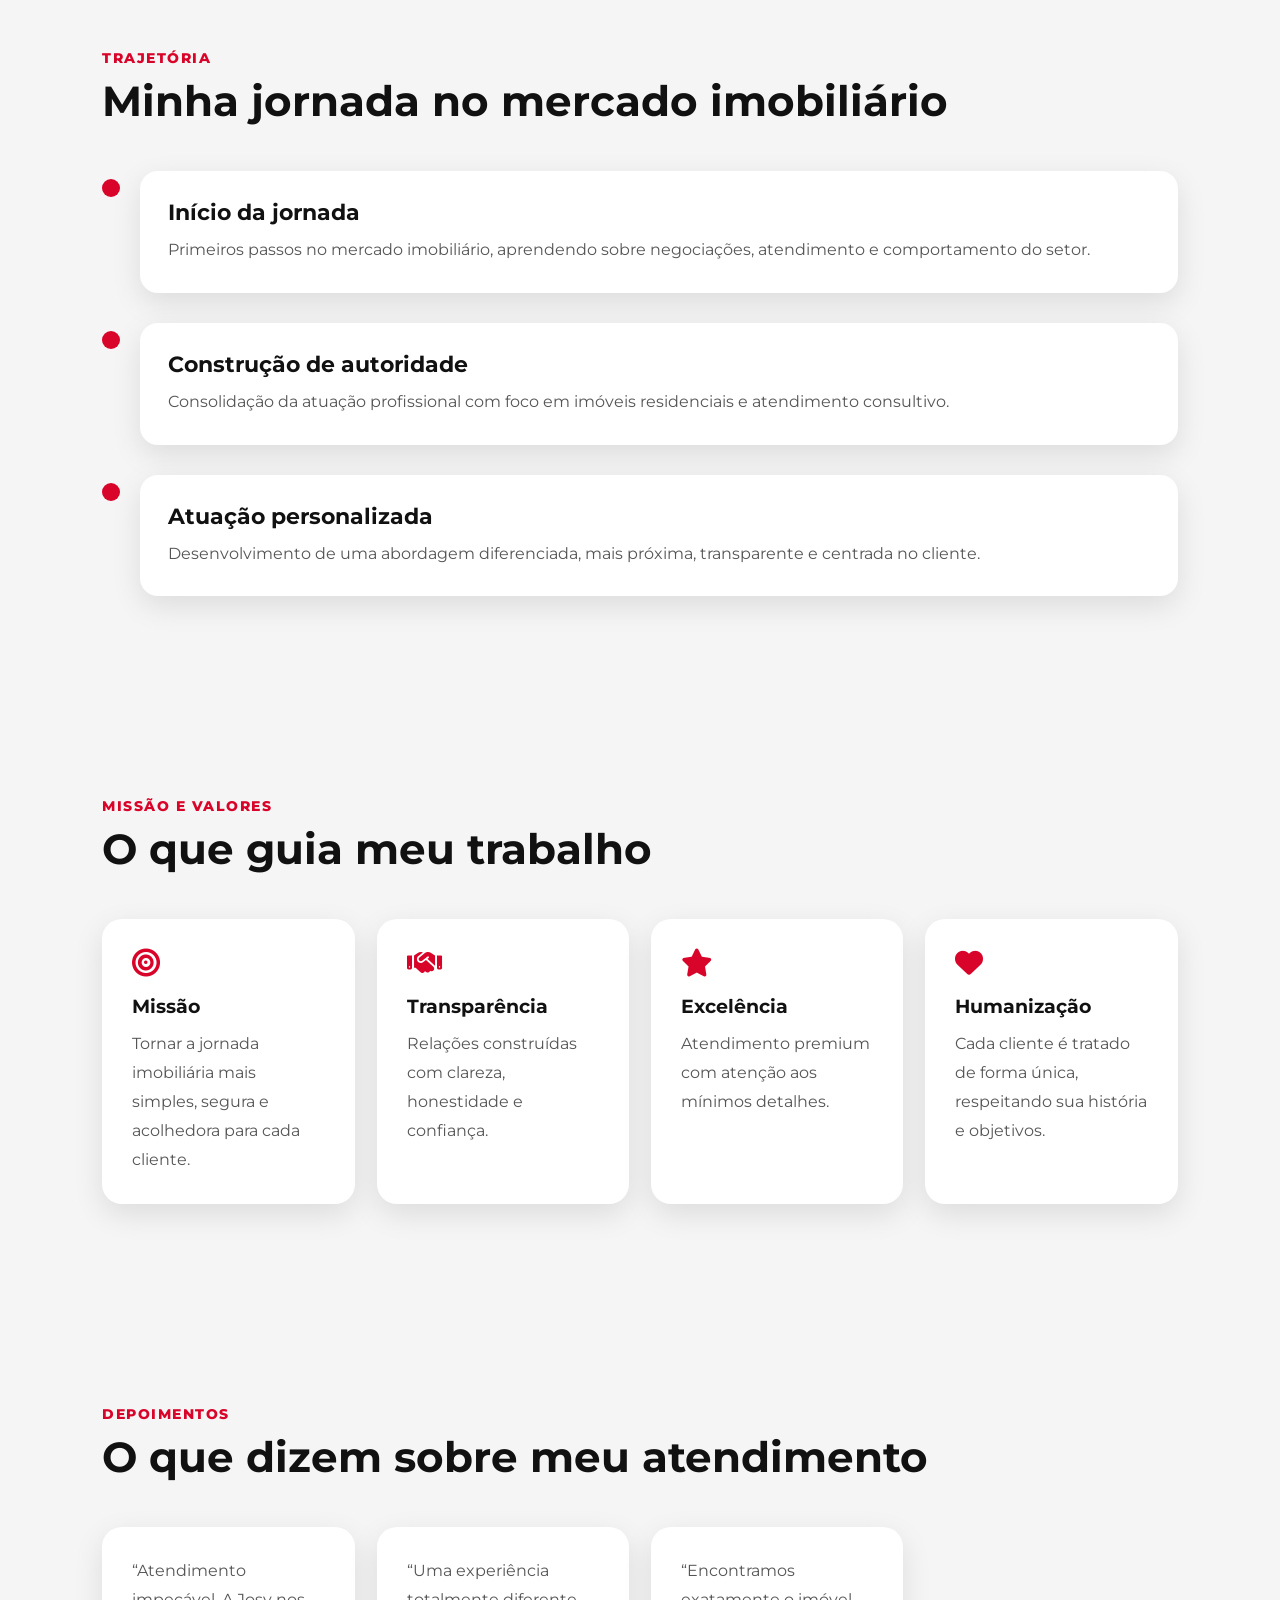
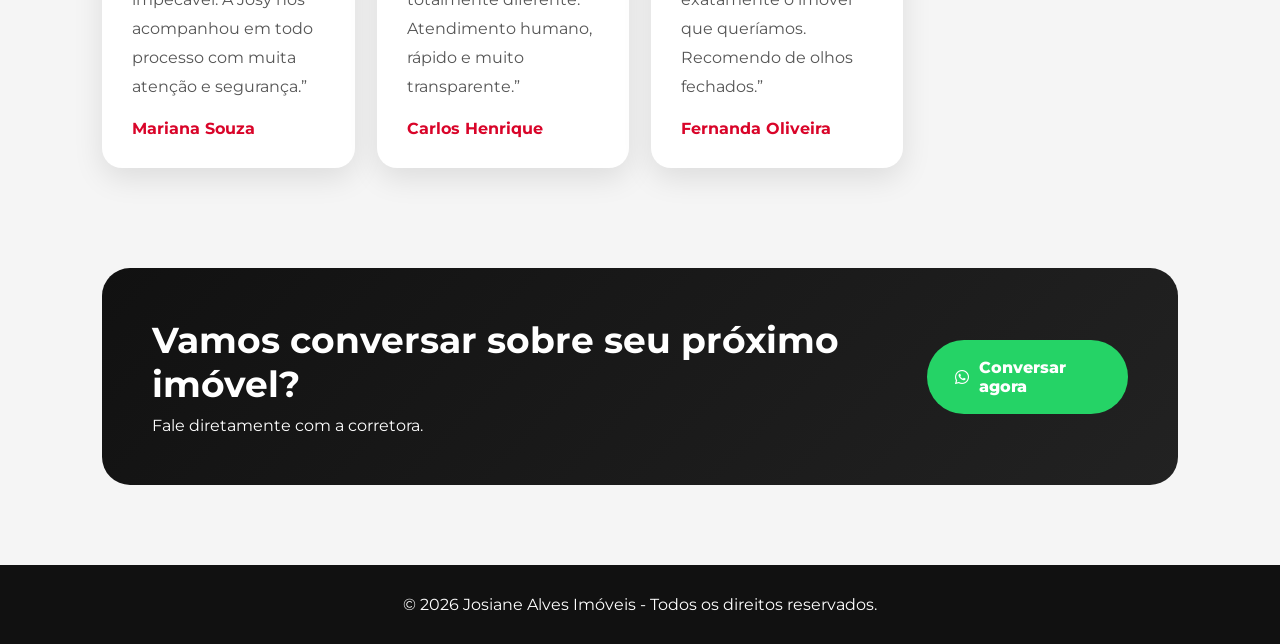
<file: sobre.html>
<!DOCTYPE html>
<html lang="pt-br">
<head>
    <meta charset="UTF-8">
    <meta name="viewport" content="width=device-width, initial-scale=1.0">
    <title>Sobre | Josiane Alves Imóveis</title>

    <link rel="stylesheet" href="css/style.css">

    <link rel="stylesheet"
    href="https://cdnjs.cloudflare.com/ajax/libs/font-awesome/6.5.1/css/all.min.css">

    <link href="https://fonts.googleapis.com/css2?family=Montserrat:wght@300;400;500;600;700;800&display=swap"
    rel="stylesheet">
</head>

<body>

<header class="header">
    <a href="index.html" class="logo">
    <img src="img/logo.png" alt="Josiane Alves Imóveis">
</a>

    <nav class="navbar">
        <a href="index.html">Home</a>
        <a href="imoveis.html">Imóveis</a>
        <a href="sobre.html" class="ativo-link">Sobre</a>
        <a href="contato.html">Contato</a>
    </nav>

    <a href="https://wa.me/5537991196294?text=Olá,%20Josy!%20Gostaria%20de%20falar%20com%20você."
       target="_blank"
       class="btn-header">
        <i class="fa-brands fa-whatsapp"></i>
        Fale conosco
    </a>
</header>

<section class="hero-interno">
    <div class="hero-overlay"></div>

    <div class="hero-interno-content">
        <span>Conheça a corretora</span>
        <h1>Sobre Josiane Alves</h1>
        <p>Mais do que vender imóveis, criar conexões e realizar conquistas.</p>
    </div>
</section>

<section class="sobre-principal">

    <div class="sobre-foto">
        <img src="img/josy1.jpg" alt="Corretora Josy">
    </div>

    <div class="sobre-conteudo">

        <span class="subtitulo-sobre">Apresentação profissional</span>

        <h2>Uma trajetória construída com confiança, proximidade e dedicação</h2>

        <p>
            Josiane Alves iniciou sua trajetória no mercado imobiliário com o propósito
            de oferecer uma experiência mais humana e transparente para quem busca
            comprar, vender ou investir em imóveis.
        </p>

        <p>
            Ao longo dos anos, construiu relacionamentos sólidos com clientes,
            entendendo que cada imóvel representa muito mais do que uma negociação:
            representa sonhos, recomeços, investimentos e histórias.
        </p>

        <p>
            Seu trabalho é pautado em atendimento personalizado, ética profissional
            e compromisso com resultados reais, sempre buscando compreender
            exatamente o que cada cliente precisa.
        </p>

    </div>

</section>

<section class="numeros-sobre">

    <div class="numero-card">
        <h3>+120</h3>
        <p>Clientes atendidos</p>
    </div>

    <div class="numero-card">
        <h3>+65</h3>
        <p>Imóveis negociados</p>
    </div>

    <div class="numero-card">
        <h3>100%</h3>
        <p>Atendimento personalizado</p>
    </div>

    <div class="numero-card">
        <h3>+5 anos</h3>
        <p>Experiência no mercado</p>
    </div>

</section>

<section class="timeline-section">

    <div class="section-title">
        <span>Trajetória</span>
        <h2>Minha jornada no mercado imobiliário</h2>
    </div>

    <div class="timeline">

        <div class="timeline-item">
            <div class="timeline-dot"></div>

            <div class="timeline-content">
                <h3>Início da jornada</h3>
                <p>
                    Primeiros passos no mercado imobiliário, aprendendo sobre
                    negociações, atendimento e comportamento do setor.
                </p>
            </div>
        </div>

        <div class="timeline-item">
            <div class="timeline-dot"></div>

            <div class="timeline-content">
                <h3>Construção de autoridade</h3>
                <p>
                    Consolidação da atuação profissional com foco em imóveis
                    residenciais e atendimento consultivo.
                </p>
            </div>
        </div>

        <div class="timeline-item">
            <div class="timeline-dot"></div>

            <div class="timeline-content">
                <h3>Atuação personalizada</h3>
                <p>
                    Desenvolvimento de uma abordagem diferenciada,
                    mais próxima, transparente e centrada no cliente.
                </p>
            </div>
        </div>

    </div>

</section>

<section class="valores-section">

    <div class="section-title">
        <span>Missão e valores</span>
        <h2>O que guia meu trabalho</h2>
    </div>

    <div class="valores-grid">

        <div class="valor-card">
            <i class="fa-solid fa-bullseye"></i>
            <h3>Missão</h3>
            <p>
                Tornar a jornada imobiliária mais simples, segura
                e acolhedora para cada cliente.
            </p>
        </div>

        <div class="valor-card">
            <i class="fa-solid fa-handshake"></i>
            <h3>Transparência</h3>
            <p>
                Relações construídas com clareza,
                honestidade e confiança.
            </p>
        </div>

        <div class="valor-card">
            <i class="fa-solid fa-star"></i>
            <h3>Excelência</h3>
            <p>
                Atendimento premium com atenção
                aos mínimos detalhes.
            </p>
        </div>

        <div class="valor-card">
            <i class="fa-solid fa-heart"></i>
            <h3>Humanização</h3>
            <p>
                Cada cliente é tratado de forma única,
                respeitando sua história e objetivos.
            </p>
        </div>

    </div>

</section>

<section class="depoimentos-section">

    <div class="section-title">
        <span>Depoimentos</span>
        <h2>O que dizem sobre meu atendimento</h2>
    </div>

    <div class="depoimentos-grid">

        <div class="depoimento-card">
            <p>
                “Atendimento impecável. A Josy nos acompanhou em todo processo
                com muita atenção e segurança.”
            </p>
            <h4>Mariana Souza</h4>
        </div>

        <div class="depoimento-card">
            <p>
                “Uma experiência totalmente diferente. Atendimento humano,
                rápido e muito transparente.”
            </p>
            <h4>Carlos Henrique</h4>
        </div>

        <div class="depoimento-card">
            <p>
                “Encontramos exatamente o imóvel que queríamos.
                Recomendo de olhos fechados.”
            </p>
            <h4>Fernanda Oliveira</h4>
        </div>

    </div>

</section>

<section class="cta-whatsapp">

    <div>
        <h2>Vamos conversar sobre seu próximo imóvel?</h2>
        <p>Fale diretamente com a corretora.</p>
    </div>

    <a href="https://wa.me/5537991196294?text=Olá,%20Josy!%20Gostaria%20de%20conversar."
       target="_blank"
       class="btn-whatsapp">
        <i class="fa-brands fa-whatsapp"></i>
        Conversar agora
    </a>

</section>

<footer class="footer">
    <p>© 2026 Josiane Alves Imóveis - Todos os direitos reservados.</p>
</footer>

<a href="https://wa.me/5537991196294"
   target="_blank"
   class="whatsapp-fixo">
    <i class="fa-brands fa-whatsapp"></i>
</a>

<script src="js/script.js"></script>

</body>
</html>
</file>
<file: css/style.css>
*{
    margin:0;
    padding:0;
    box-sizing:border-box;
    font-family:'Montserrat', sans-serif;
}

:root{
    --preto:#111111;
    --cinza-escuro:#2b2b2b;
    --cinza:#777777;
    --cinza-claro:#f5f5f5;
    --branco:#ffffff;
    --vermelho:#d90429;
    --vermelho-claro:#ef233c;
    --dourado:#c89d2b;
    --sombra:0 10px 30px rgba(0,0,0,0.10);
}

html{
    scroll-behavior:smooth;
}

body{
    background:var(--cinza-claro);
    color:var(--preto);
}

a{
    text-decoration:none;
}

img{
    max-width:100%;
    display:block;
}

/* HEADER */

.header{
    position:fixed;
    top:0;
    left:0;
    width:100%;
    height:110px;
    padding:0 8%;
    background:transparent;
    display:flex;
    align-items:center;
    justify-content:space-between;
    z-index:9999;
    transition:0.3s ease;
}

.logo img{
    width:380px;   /* tamanho da logo */
    height:auto;
    margin-top:30px;   /* empurra para baixo */
    object-fit:contain;
}

.navbar{
    display:flex;
    align-items:center;
    gap:36px;
}

.navbar a{
    color:var(--preto);
    font-size:20px;
    font-weight:600;
    transition:0.3s;
}

.navbar a:hover,
.navbar .ativo-link{
    color:var(--vermelho);
}

.btn-header{
    background:var(--vermelho);
    color:var(--branco);
    padding:13px 20px;
    border-radius:40px;
    display:flex;
    align-items:center;
    gap:8px;
    font-size:14px;
    font-weight:600;
    transition:0.3s;
}

.btn-header:hover{
    background:var(--preto);
}

/* BOTÕES GERAIS */

.btn-principal{
    display:inline-block;
    background:var(--vermelho);
    color:var(--branco);
    padding:15px 28px;
    border-radius:40px;
    font-weight:700;
    transition:0.3s;
}

.btn-principal:hover{
    background:var(--preto);
}

.btn-secundario{
    display:inline-block;
    border:1px solid var(--branco);
    color:var(--branco);
    padding:15px 28px;
    border-radius:40px;
    font-weight:700;
    transition:0.3s;
}

.btn-secundario:hover{
    background:var(--branco);
    color:var(--preto);
}

/* HOME HERO */

.hero-home{
    height:100vh;
    min-height:720px;
    background:
    linear-gradient(rgba(54, 54, 54, 0.849), rgba(0,0,0,0.35)),
    url('../img/home.png');
    background-size:cover;
    background-position:center;
    position:relative;
    display:flex;
    align-items:center;
    padding:120px 8% 80px;
}

.hero-content{
    max-width:780px;
    position:relative;
    z-index:2;
    color:var(--branco);
}

.subtitulo-hero{
    display:inline-block;
    color:var(--branco);
    font-size:15px;
    font-weight:700;
    letter-spacing:2px;
    text-transform:uppercase;
    margin-bottom:18px;
}

.hero-content h1{
    font-size:58px;
    line-height:1.08;
    margin-bottom:24px;
    font-weight:800;
}

.hero-content p{
    font-size:18px;
    line-height:1.8;
    max-width:650px;
    margin-bottom:34px;
}

.hero-actions{
    display:flex;
    gap:16px;
    flex-wrap:wrap;
}

/* BUSCA HOME */

.busca-home{
    width:84%;
    margin:-70px auto 0;
    background:transparent;
    position:relative;
    z-index:5;
}

.tipo-imovel{
    display:flex;
    gap:8px;
    margin-bottom:12px;
}

.tipo-imovel button{
    border:none;
    padding:14px 30px;
    background:#777;
    color:white;
    font-size:15px;
    font-weight:700;
    cursor:pointer;
    border-radius:8px 8px 0 0;
}

.tipo-imovel .ativo{
    background:var(--vermelho);
}

.busca-box{
    background:var(--branco);
    padding:20px;
    border-radius:0 14px 14px 14px;
    display:grid;
    grid-template-columns:1fr 1fr 2fr auto auto;
    gap:12px;
    box-shadow:0 18px 45px rgba(0,0,0,0.18);
}

.busca-box input,
.busca-box select{
    padding:16px;
    border:1px solid #dddddd;
    border-radius:8px;
    font-size:14px;
    outline:none;
}

.filtro,
.buscar{
    border:none;
    border-radius:8px;
    color:white;
    padding:0 24px;
    font-weight:700;
    cursor:pointer;
    transition:0.3s;
}

.filtro{
    background:var(--vermelho-claro);
}

.buscar{
    background:var(--vermelho);
}

.filtro:hover,
.buscar:hover{
    background:var(--preto);
}

/* SEÇÕES */

.section{
    padding:110px 8%;
}

.section-title{
    margin-bottom:44px;
}

.section-title span{
    color:var(--vermelho);
    font-size:14px;
    font-weight:800;
    text-transform:uppercase;
    letter-spacing:1.5px;
}

.section-title h2{
    font-size:42px;
    margin-top:8px;
    color:var(--preto);
}

/* CARDS HOME */

.cards-imoveis{
    display:grid;
    grid-template-columns:repeat(auto-fit, minmax(330px, 1fr));
    gap:32px;
}

.card-imovel{
    background:var(--branco);
    border-radius:18px;
    overflow:hidden;
    color:var(--preto);
    box-shadow:var(--sombra);
    transition:0.3s;
}

.card-imovel:hover{
    transform:translateY(-8px);
}

.card-img{
    height:280px;
    position:relative;
    overflow:hidden;
}

.card-img img{
    width:100%;
    height:100%;
    object-fit:cover;
    transition:0.4s;
}

.card-imovel:hover .card-img img{
    transform:scale(1.06);
}

.tag{
    position:absolute;
    top:18px;
    left:18px;
    background:var(--vermelho);
    color:white;
    padding:8px 14px;
    border-radius:30px;
    font-size:13px;
    font-weight:700;
}

.card-body{
    padding:26px;
}

.card-body .tipo{
    color:var(--vermelho);
    font-weight:800;
    font-size:13px;
    text-transform:uppercase;
    margin-bottom:8px;
}

.card-body h3{
    font-size:24px;
    margin-bottom:12px;
}

.local{
    color:var(--cinza);
    font-size:14px;
    display:flex;
    gap:7px;
    align-items:center;
    margin-bottom:20px;
}

.info-imovel{
    display:flex;
    flex-wrap:wrap;
    gap:10px;
    margin-bottom:20px;
}

.info-imovel span{
    background:#f0f0f0;
    color:#444;
    padding:8px 10px;
    border-radius:8px;
    font-size:13px;
    font-weight:600;
}

.finalidade{
    color:var(--cinza);
    font-size:14px;
    margin-bottom:5px;
}

.card-body h4{
    font-size:28px;
    color:var(--dourado);
}

/* SOBRE RESUMO HOME */

.sobre-resumo{
    padding:110px 8%;
    background:var(--branco);
    display:grid;
    grid-template-columns:0.9fr 1.1fr;
    gap:70px;
    align-items:center;
}

.sobre-resumo-img img{
    width:100%;
    height:560px;
    object-fit:cover;
    border-radius:24px;
    box-shadow:var(--sombra);
}

.sobre-resumo-texto span,
.subtitulo-sobre{
    color:var(--vermelho);
    font-size:14px;
    font-weight:800;
    text-transform:uppercase;
    letter-spacing:1.5px;
}

.sobre-resumo-texto h2{
    font-size:42px;
    line-height:1.18;
    margin:14px 0 22px;
}

.sobre-resumo-texto p{
    color:#555;
    line-height:1.9;
    margin-bottom:30px;
}

/* HERO INTERNO */

.hero-interno{
    height:420px;
    background:
    linear-gradient(rgba(0,0,0,0.62), rgba(0,0,0,0.45)),
    url('../img/home.png');
    background-size:cover;
    background-position:center;
    display:flex;
    align-items:center;
    justify-content:center;
    text-align:center;
    padding:120px 8% 50px;
    color:white;
}

.hero-interno-content span{
    color:white;
    font-size:14px;
    font-weight:800;
    letter-spacing:2px;
    text-transform:uppercase;
}

.hero-interno-content h1{
    font-size:52px;
    margin:12px 0;
}

.hero-interno-content p{
    font-size:18px;
    color:#eeeeee;
}

/* CATÁLOGO DE IMÓVEIS */

.catalogo-imoveis{
    padding:90px 8%;
}

.catalogo-topo{
    display:flex;
    justify-content:space-between;
    align-items:center;
    gap:20px;
    margin-bottom:40px;
}

.resultado{
    color:var(--vermelho);
    font-size:14px;
    font-weight:800;
    text-transform:uppercase;
    letter-spacing:1.3px;
}

.catalogo-topo h2{
    font-size:42px;
    margin-top:6px;
}

.catalogo-acoes{
    display:flex;
    gap:12px;
}

.btn-filtro,
.btn-mapa{
    border:none;
    padding:14px 22px;
    border-radius:40px;
    font-weight:700;
    cursor:pointer;
    display:flex;
    gap:8px;
    align-items:center;
}

.btn-filtro{
    background:white;
    color:var(--preto);
    box-shadow:var(--sombra);
}

.btn-mapa{
    background:var(--preto);
    color:white;
}

.grid-catalogo{
    display:grid;
    grid-template-columns:repeat(auto-fit, minmax(350px, 1fr));
    gap:32px;
}

.card-catalogo{
    background:white;
    border-radius:22px;
    overflow:hidden;
    color:var(--preto);
    box-shadow:var(--sombra);
    transition:0.3s;
}

.card-catalogo:hover{
    transform:translateY(-8px);
}

.catalogo-img{
    height:310px;
    position:relative;
    overflow:hidden;
}

.catalogo-img img{
    width:100%;
    height:100%;
    object-fit:cover;
    transition:0.4s;
}

.card-catalogo:hover .catalogo-img img{
    transform:scale(1.05);
}

.catalogo-badge{
    position:absolute;
    top:18px;
    left:18px;
    background:var(--vermelho);
    color:white;
    padding:8px 14px;
    border-radius:30px;
    font-size:13px;
    font-weight:800;
}

.catalogo-badge.novo{
    background:var(--dourado);
}

.catalogo-body{
    padding:28px;
}

.catalogo-tipo{
    color:var(--vermelho);
    font-size:13px;
    font-weight:800;
    text-transform:uppercase;
    margin-bottom:8px;
}

.catalogo-body h3{
    font-size:25px;
    margin-bottom:12px;
}

.catalogo-local{
    color:var(--cinza);
    display:flex;
    align-items:center;
    gap:7px;
    font-size:14px;
    margin-bottom:20px;
}

.catalogo-info{
    display:flex;
    flex-wrap:wrap;
    gap:10px;
    margin-bottom:20px;
}

.catalogo-info span{
    background:#f1f1f1;
    padding:9px 11px;
    border-radius:9px;
    font-size:13px;
    font-weight:600;
}

.catalogo-finalidade{
    color:var(--cinza);
    margin-bottom:4px;
}

.catalogo-body h4{
    color:var(--dourado);
    font-size:30px;
    margin-bottom:22px;
}

.catalogo-footer{
    border-top:1px solid #eeeeee;
    padding-top:18px;
    display:flex;
    justify-content:space-between;
    align-items:center;
    color:var(--cinza);
}

.catalogo-footer i{
    font-size:22px;
    color:var(--vermelho);
}
/* DETALHE DO IMÓVEL */

.pagina-detalhe{
    padding:140px 8% 80px;
}

.detalhe-grid{
    display:grid;
    grid-template-columns:1.6fr 420px;
    gap:40px;
    align-items:start;
    margin-bottom:60px;
}

.galeria-imovel{
    display:flex;
    flex-direction:column;
    gap:18px;
}

.foto-principal{
    position:relative;
    border-radius:22px;
    overflow:hidden;
    box-shadow:var(--sombra);
    background:white;
}

.foto-principal img{
    width:100%;
    height:620px;
    object-fit:cover;
}

.botoes-midia{
    position:absolute;
    left:20px;
    bottom:20px;
    display:flex;
    flex-wrap:wrap;
    gap:10px;
}

.botoes-midia button{
    border:none;
    background:rgba(17,17,17,0.88);
    color:white;
    padding:12px 18px;
    border-radius:40px;
    font-weight:700;
    cursor:pointer;
    display:flex;
    align-items:center;
    gap:8px;
    transition:0.3s;
}

.botoes-midia button:hover{
    background:var(--vermelho);
}

.miniaturas-detalhe{
    display:grid;
    grid-template-columns:repeat(4,1fr);
    gap:14px;
}

.miniaturas-detalhe img{
    width:100%;
    height:150px;
    object-fit:cover;
    border-radius:16px;
    cursor:pointer;
    box-shadow:var(--sombra);
}

.miniatura-ver-mais{
    position:relative;
    cursor:pointer;
    border-radius:16px;
    overflow:hidden;
}

.miniatura-ver-mais img{
    height:150px;
    width:100%;
    object-fit:cover;
    filter:brightness(0.55);
}

.miniatura-ver-mais span{
    position:absolute;
    inset:0;
    display:flex;
    align-items:center;
    justify-content:center;
    color:white;
    font-weight:800;
    font-size:16px;
}

/* SIDEBAR */

.sidebar-contato{
    display:flex;
    flex-direction:column;
    gap:20px;
    position:sticky;
    top:120px;
}

.box-financiavel{
    background:white;
    border-radius:18px;
    padding:18px 22px;
    display:flex;
    align-items:center;
    gap:12px;
    box-shadow:var(--sombra);
    font-weight:700;
    color:var(--dourado);
}

.form-imovel{
    background:white;
    padding:28px;
    border-radius:22px;
    box-shadow:var(--sombra);
}

.form-imovel h3{
    font-size:24px;
    margin-bottom:20px;
}

.form-imovel form{
    display:flex;
    flex-direction:column;
    gap:12px;
}

.form-imovel label{
    font-size:13px;
    font-weight:700;
    color:#555;
}

.form-imovel input,
.form-imovel textarea{
    width:100%;
    padding:15px;
    border:1px solid #dddddd;
    border-radius:10px;
    outline:none;
    font-size:14px;
}

.form-imovel textarea{
    resize:none;
    min-height:130px;
}

.form-imovel button{
    border:none;
    background:var(--vermelho);
    color:white;
    padding:16px;
    border-radius:12px;
    font-weight:700;
    cursor:pointer;
    transition:0.3s;
}

.form-imovel button:hover{
    background:var(--preto);
}

.aviso-form{
    margin-top:14px;
    font-size:12px;
    color:#777;
    line-height:1.6;
}

.corretora-card{
    background:white;
    padding:20px;
    border-radius:20px;
    box-shadow:var(--sombra);
    display:flex;
    gap:16px;
    align-items:center;
}

.corretora-card img{
    width:84px;
    height:84px;
    object-fit:cover;
    border-radius:50%;
}

.corretora-card span{
    font-size:12px;
    color:#777;
}

.corretora-card h4{
    font-size:20px;
    margin:5px 0 10px;
}

.corretora-card a{
    display:inline-flex;
    align-items:center;
    gap:8px;
    background:#25D366;
    color:white;
    padding:10px 14px;
    border-radius:40px;
    font-size:13px;
    font-weight:700;
}

/* CONTEÚDO IMÓVEL */

.conteudo-imovel{
    background:white;
    padding:40px;
    border-radius:24px;
    box-shadow:var(--sombra);
}

.titulo-imovel{
    display:flex;
    justify-content:space-between;
    align-items:flex-start;
    gap:20px;
    margin-bottom:30px;
}

.titulo-imovel h1{
    font-size:42px;
    line-height:1.2;
    margin-bottom:12px;
}

.titulo-imovel p{
    color:#666;
    display:flex;
    gap:8px;
    align-items:center;
}

.codigo-imovel{
    background:#f1f1f1;
    padding:12px 18px;
    border-radius:40px;
    font-weight:700;
    white-space:nowrap;
}

.precos-imovel{
    display:grid;
    grid-template-columns:repeat(3,1fr);
    gap:20px;
    padding:30px 0;
    border-top:1px solid #eee;
    border-bottom:1px solid #eee;
    margin-bottom:35px;
}

.precos-imovel span{
    font-size:13px;
    color:#777;
    text-transform:uppercase;
    font-weight:700;
}

.precos-imovel h2{
    color:var(--dourado);
    font-size:36px;
    margin-top:6px;
}

.precos-imovel p{
    margin-top:8px;
    font-weight:700;
}

.resumo-imovel{
    display:grid;
    grid-template-columns:repeat(5,1fr);
    gap:18px;
    margin-bottom:40px;
}

.resumo-imovel div{
    background:#fafafa;
    border:1px solid #efefef;
    padding:22px;
    border-radius:18px;
    text-align:center;
}

.resumo-imovel i{
    color:var(--vermelho);
    font-size:22px;
    margin-bottom:12px;
}

.resumo-imovel span{
    display:block;
    color:#777;
    font-size:13px;
    margin-bottom:8px;
}

.resumo-imovel strong{
    font-size:18px;
}

.descricao-imovel h3,
.comodidades h3{
    font-size:28px;
    margin-bottom:18px;
}

.descricao-imovel p{
    color:#555;
    line-height:1.9;
    margin-bottom:18px;
}

.comodidades{
    margin-top:35px;
}

.lista-comodidades{
    display:grid;
    grid-template-columns:repeat(3,1fr);
    gap:14px;
}

.lista-comodidades span{
    background:#fafafa;
    border:1px solid #eee;
    padding:14px;
    border-radius:12px;
    display:flex;
    align-items:center;
    gap:10px;
    font-weight:600;
}

.lista-comodidades i{
    color:var(--vermelho);
}

/* VIEWER */

.viewer{
    position:fixed;
    inset:0;
    background:rgba(0,0,0,0.94);
    display:none;
    justify-content:center;
    align-items:center;
    z-index:99999;
    padding:30px;
}

.viewer.ativo{
    display:flex;
}

.viewer-content{
    width:100%;
    max-width:1400px;
    height:92vh;
    background:#111;
    border-radius:22px;
    padding:28px;
    overflow:auto;
    position:relative;
}

.fechar{
    position:absolute;
    top:20px;
    right:20px;
    border:none;
    background:none;
    color:white;
    font-size:34px;
    cursor:pointer;
}

.tabs{
    display:flex;
    gap:12px;
    margin-bottom:26px;
}

.tab{
    border:none;
    padding:14px 22px;
    border-radius:40px;
    background:#222;
    color:white;
    font-weight:700;
    cursor:pointer;
}

.tab.ativo{
    background:var(--vermelho);
}

.conteudo{
    display:none;
}

.conteudo.ativo{
    display:block;
}

.grid-fotos{
    display:grid;
    grid-template-columns:repeat(auto-fit,minmax(280px,1fr));
    gap:18px;
}

.grid-fotos img{
    width:100%;
    height:240px;
    object-fit:cover;
    border-radius:16px;
}

.viewer video{
    width:100%;
    border-radius:18px;
}

/* SOBRE */

.sobre-principal{
    padding:100px 8%;
    display:grid;
    grid-template-columns:0.9fr 1.1fr;
    gap:60px;
    align-items:center;
    background:white;
}

.sobre-foto img{
    width:100%;
    height:620px;
    object-fit:cover;
    border-radius:24px;
    box-shadow:var(--sombra);
}

.sobre-conteudo h2{
    font-size:42px;
    line-height:1.2;
    margin:16px 0 24px;
}

.sobre-conteudo p{
    color:#555;
    line-height:1.9;
    margin-bottom:18px;
}

.numeros-sobre{
    padding:70px 8%;
    display:grid;
    grid-template-columns:repeat(4,1fr);
    gap:20px;
}

.numero-card{
    background:white;
    padding:34px;
    border-radius:20px;
    text-align:center;
    box-shadow:var(--sombra);
}

.numero-card h3{
    font-size:42px;
    color:var(--vermelho);
    margin-bottom:10px;
}

.numero-card p{
    color:#666;
    font-weight:600;
}

.timeline-section,
.valores-section,
.depoimentos-section{
    padding:100px 8%;
}

.timeline{
    display:flex;
    flex-direction:column;
    gap:30px;
}

.timeline-item{
    display:flex;
    gap:20px;
    align-items:flex-start;
}

.timeline-dot{
    width:18px;
    height:18px;
    background:var(--vermelho);
    border-radius:50%;
    margin-top:8px;
}

.timeline-content{
    background:white;
    padding:28px;
    border-radius:18px;
    box-shadow:var(--sombra);
    flex:1;
}

.timeline-content h3{
    margin-bottom:10px;
    font-size:22px;
}

.timeline-content p{
    color:#555;
    line-height:1.8;
}

.valores-grid,
.depoimentos-grid{
    display:grid;
    grid-template-columns:repeat(4,1fr);
    gap:22px;
}

.valor-card,
.depoimento-card{
    background:white;
    padding:30px;
    border-radius:20px;
    box-shadow:var(--sombra);
}

.valor-card i{
    font-size:28px;
    color:var(--vermelho);
    margin-bottom:18px;
}

.valor-card h3{
    margin-bottom:12px;
}

.valor-card p,
.depoimento-card p{
    color:#555;
    line-height:1.8;
}

.depoimento-card h4{
    margin-top:18px;
    color:var(--vermelho);
}

/* CONTATO */

.pagina-contato{
    padding:100px 8%;
    display:grid;
    grid-template-columns:1fr 1fr;
    gap:50px;
}

.contato-info h2{
    font-size:42px;
    margin:14px 0 20px;
}

.contato-info p{
    color:#555;
    line-height:1.9;
    margin-bottom:24px;
}

.info-cards{
    display:flex;
    flex-direction:column;
    gap:18px;
    margin-bottom:28px;
}

.info-card{
    background:white;
    padding:20px;
    border-radius:18px;
    box-shadow:var(--sombra);
    display:flex;
    gap:16px;
    align-items:center;
}

.info-card i{
    width:54px;
    height:54px;
    border-radius:50%;
    background:#fff2f4;
    color:var(--vermelho);
    display:flex;
    align-items:center;
    justify-content:center;
    font-size:20px;
}

.btn-whatsapp-contato{
    display:inline-flex;
    gap:10px;
    align-items:center;
    background:#25D366;
    color:white;
    padding:16px 26px;
    border-radius:40px;
    font-weight:700;
}

.formulario-contato-box{
    background:white;
    padding:34px;
    border-radius:24px;
    box-shadow:var(--sombra);
}

.formulario-contato-box h3{
    font-size:28px;
    margin-bottom:24px;
}

.formulario-contato{
    display:flex;
    flex-direction:column;
    gap:18px;
}

.campo-duplo{
    display:grid;
    grid-template-columns:1fr 1fr;
    gap:18px;
}

.formulario-contato label{
    display:block;
    margin-bottom:8px;
    font-size:13px;
    font-weight:700;
}

.formulario-contato input,
.formulario-contato textarea{
    width:100%;
    padding:15px;
    border:1px solid #dddddd;
    border-radius:10px;
    outline:none;
}

.formulario-contato textarea{
    min-height:150px;
    resize:none;
}

.formulario-contato button{
    border:none;
    background:var(--vermelho);
    color:white;
    padding:16px;
    border-radius:12px;
    font-weight:700;
    cursor:pointer;
}

.texto-form{
    margin-top:18px;
    font-size:13px;
    color:#777;
}

/* CTA */

.cta-whatsapp{
    margin:0 8% 80px;
    background:linear-gradient(135deg, var(--preto), #222);
    color:white;
    border-radius:28px;
    padding:50px;
    display:flex;
    justify-content:space-between;
    align-items:center;
    gap:30px;
}

.cta-whatsapp h2{
    font-size:36px;
    margin-bottom:10px;
}

.btn-whatsapp{
    background:#25D366;
    color:white;
    padding:18px 28px;
    border-radius:40px;
    font-weight:800;
    display:inline-flex;
    align-items:center;
    gap:10px;
}

/* FOOTER */

.footer{
    background:#111;
    color:white;
    text-align:center;
    padding:30px;
}

/* WHATSAPP FIXO */

.whatsapp-fixo{
    position:fixed;
    right:24px;
    bottom:24px;
    width:62px;
    height:62px;
    background:#25D366;
    color:white;
    border-radius:50%;
    display:flex;
    align-items:center;
    justify-content:center;
    font-size:28px;
    z-index:9999;
    box-shadow:0 10px 30px rgba(0,0,0,0.18);
}

/* RESPONSIVO */

@media(max-width:1200px){

    .detalhe-grid,
    .sobre-principal,
    .pagina-contato{
        grid-template-columns:1fr;
    }

    .sidebar-contato{
        position:static;
    }

    .valores-grid,
    .depoimentos-grid,
    .numeros-sobre,
    .resumo-imovel{
        grid-template-columns:repeat(2,1fr);
    }

    .lista-comodidades{
        grid-template-columns:repeat(2,1fr);
    }
}

@media(max-width:900px){

    .navbar,
    .btn-header{
        display:none;
    }

    .busca-box{
        grid-template-columns:1fr;
    }

    .catalogo-topo,
    .cta-whatsapp,
    .titulo-imovel{
        flex-direction:column;
        align-items:flex-start;
    }

    .campo-duplo{
        grid-template-columns:1fr;
    }
}

@media(max-width:768px){

    .hero-content h1,
    .hero-interno-content h1,
    .titulo-imovel h1,
    .sobre-conteudo h2,
    .contato-info h2{
        font-size:34px;
    }

    .section-title h2,
    .catalogo-topo h2{
        font-size:30px;
    }

    .valores-grid,
    .depoimentos-grid,
    .numeros-sobre,
    .resumo-imovel,
    .lista-comodidades{
        grid-template-columns:1fr;
    }

    .miniaturas-detalhe{
        grid-template-columns:repeat(2,1fr);
    }

    .foto-principal img{
        height:420px;
    }

    .cta-whatsapp{
        padding:32px;
    }
}

.mapa-viewer{
    width:100%;
    height:75vh;
    min-height:650px;
    border:none;
    border-radius:18px;
}
</file>
